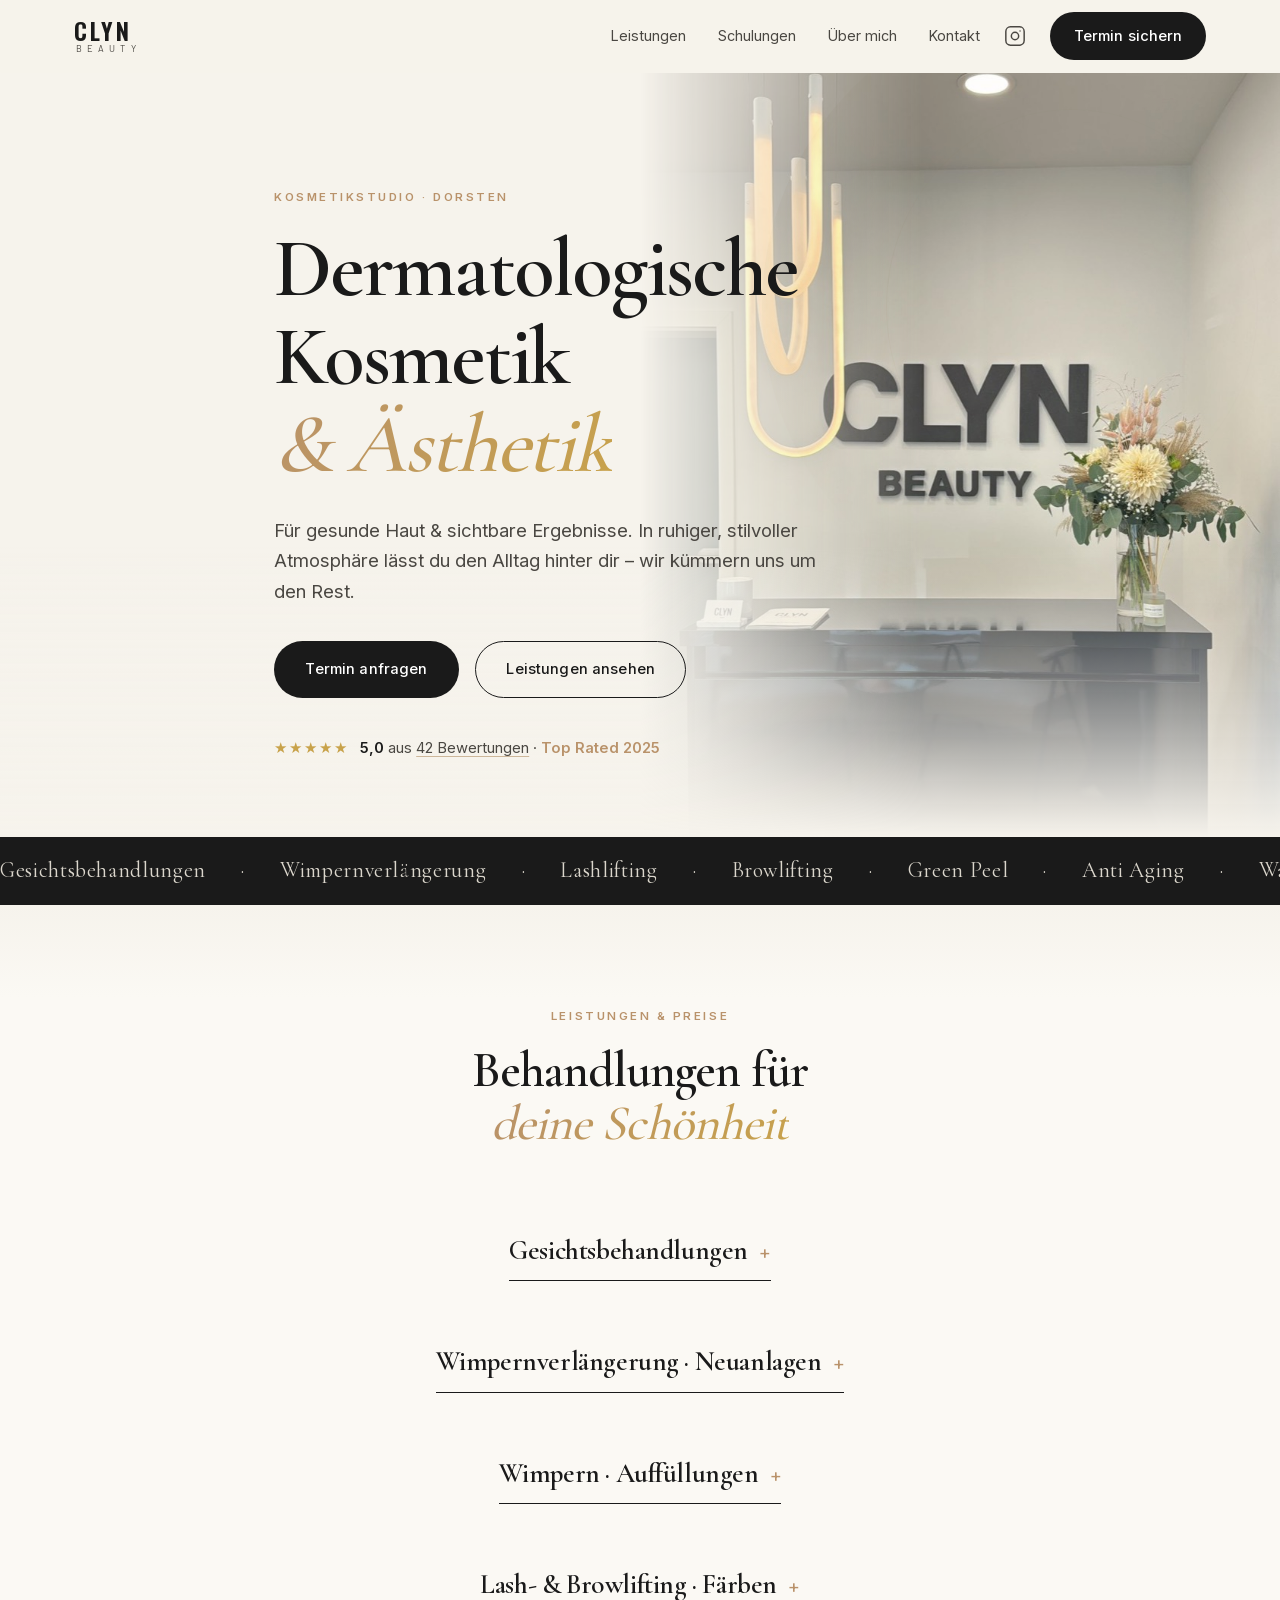
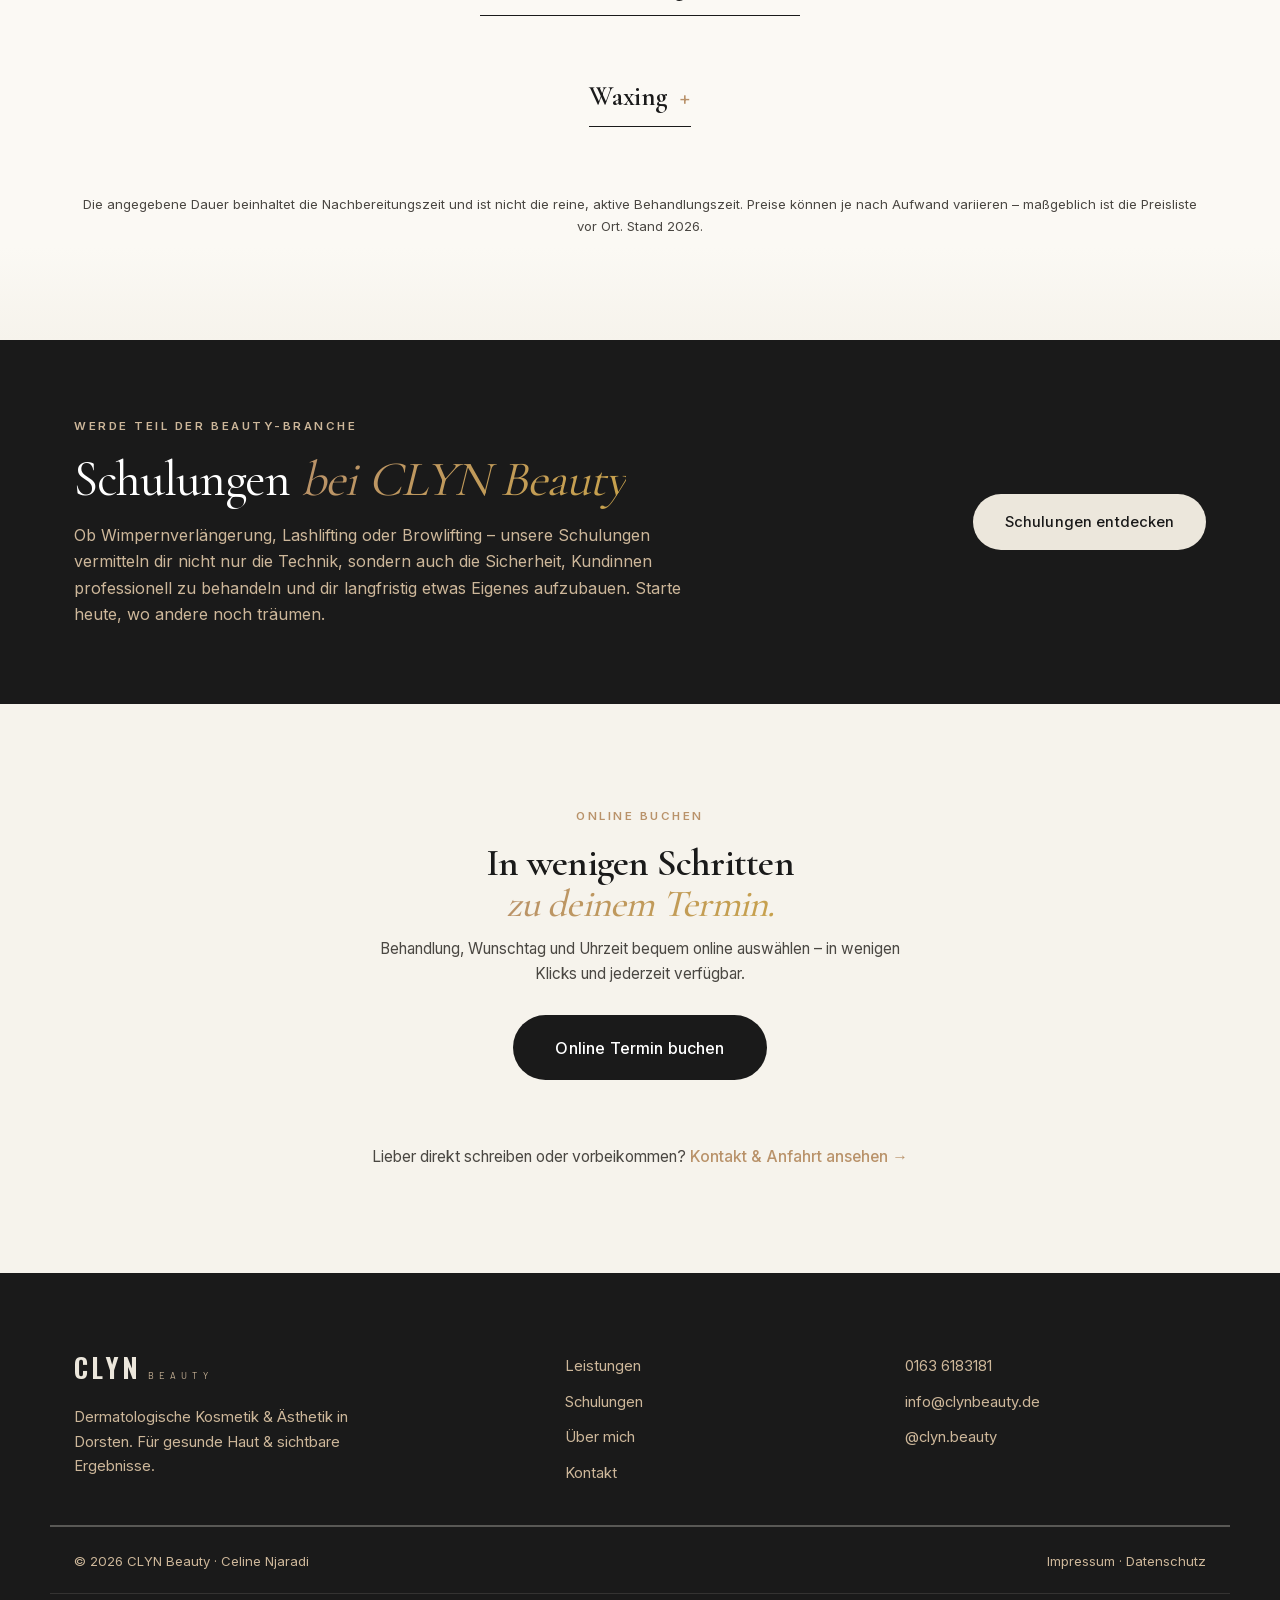
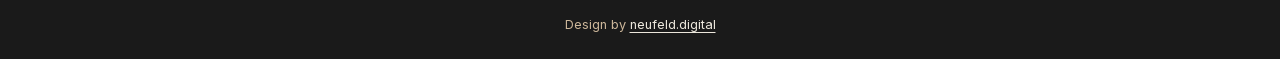
<file: index.html>
<!DOCTYPE html>
<html lang="de">
<head>
  <meta charset="UTF-8" />
  <meta name="viewport" content="width=device-width, initial-scale=1.0" />
  <title>CLYN Beauty – Kosmetikstudio Dorsten | Dermatologische Kosmetik &amp; Ästhetik</title>
  <meta name="description" content="CLYN Beauty in Dorsten – dermatologische Kosmetik & Ästhetik. Gesichtsbehandlungen, Wimpernverlängerung, Lash- & Browlifting und Waxing. Für gesunde Haut & sichtbare Ergebnisse. Jetzt Termin sichern." />
  <meta name="theme-color" content="#1a1a1a" />

  <!-- Open Graph -->
  <meta property="og:type" content="website" />
  <meta property="og:title" content="CLYN Beauty – Kosmetikstudio Dorsten" />
  <meta property="og:description" content="Dermatologische Kosmetik & Ästhetik. Für gesunde Haut & sichtbare Ergebnisse." />
  <meta property="og:locale" content="de_DE" />

  <link rel="preload" href="assets/fonts/cormorant-garamond-latin.woff2" as="font" type="font/woff2" crossorigin />
  <link rel="preload" href="assets/fonts/inter-latin.woff2" as="font" type="font/woff2" crossorigin />
  <link rel="stylesheet" href="fonts.css" />
  <link rel="stylesheet" href="styles.css" />
  <link rel="icon" type="image/svg+xml" href="assets/logo.svg" />

  <!-- Structured data -->
  <script type="application/ld+json">
  {
    "@context": "https://schema.org",
    "@type": "BeautySalon",
    "name": "CLYN Beauty",
    "description": "Dermatologische Kosmetik & Ästhetik in Dorsten",
    "image": "assets/logo.svg",
    "telephone": "+49 1636183181",
    "email": "info@clynbeauty.de",
    "priceRange": "€€",
    "address": {
      "@type": "PostalAddress",
      "streetAddress": "Borkener Straße 163",
      "addressLocality": "Dorsten",
      "postalCode": "46284",
      "addressRegion": "Nordrhein-Westfalen",
      "addressCountry": "DE"
    },
    "openingHoursSpecification": [
      { "@type": "OpeningHoursSpecification", "dayOfWeek": ["Monday","Tuesday","Wednesday","Thursday"], "opens": "09:00", "closes": "18:00" },
      { "@type": "OpeningHoursSpecification", "dayOfWeek": "Friday", "opens": "09:00", "closes": "14:00" }
    ],
    "aggregateRating": {
      "@type": "AggregateRating",
      "ratingValue": "5.0",
      "reviewCount": "42"
    }
  }
  </script>
  <link rel="stylesheet" href="fx.css" />
</head>
<body>

  <!-- ===== Header ===== -->
  <header class="site-header" id="top">
    <div class="container nav">
      <a href="#top" class="brand" aria-label="CLYN Beauty Startseite">
        <span class="brand-mark">CLYN</span>
        <span class="brand-sub">BEAUTY</span>
      </a>
      <nav class="nav-links" aria-label="Hauptnavigation">
        <a href="#leistungen">Leistungen</a>
        <a href="schulungen.html">Schulungen</a>
        <a href="ueber-mich.html">Über mich</a>
        <a href="kontakt.html#kontakt">Kontakt</a>
      </nav>
      <a class="nav-ig" href="https://www.instagram.com/clyn.beauty/" target="_blank" rel="noopener" aria-label="CLYN Beauty auf Instagram">
        <svg viewBox="0 0 24 24" width="22" height="22" fill="none" stroke="currentColor" stroke-width="1.6" stroke-linecap="round" stroke-linejoin="round" aria-hidden="true">
          <rect x="2" y="2" width="20" height="20" rx="5" ry="5"></rect>
          <circle cx="12" cy="12" r="4"></circle>
          <line x1="17.5" y1="6.5" x2="17.5" y2="6.5"></line>
        </svg>
      </a>
      <a class="btn btn-dark nav-cta" href="https://beautinda.de/artist/tvp9sjuP0uQWsUIBJTOgNDobivB3" target="_blank" rel="noopener">Termin sichern</a>
      <button class="nav-toggle" aria-label="Menü öffnen" aria-expanded="false">
        <span></span><span></span><span></span>
      </button>
    </div>
  </header>

  <!-- ===== Mobile-Drawer ===== -->
  <div class="drawer-overlay" id="nav-overlay" aria-hidden="true"></div>
  <aside class="mobile-menu" id="mobile-menu" role="dialog" aria-modal="true" aria-label="Mobile Navigation">
      <div class="mm-head">
        <a href="#top" class="brand mm-brand" aria-label="CLYN Beauty Startseite">
          <span class="brand-mark">CLYN</span>
          <span class="brand-sub">BEAUTY</span>
        </a>
        <button class="mm-close" aria-label="Menü schließen">
          <svg viewBox="0 0 24 24" fill="none" stroke="currentColor" stroke-width="1.8" stroke-linecap="round" aria-hidden="true">
            <line x1="6" y1="6" x2="18" y2="18"></line><line x1="18" y1="6" x2="6" y2="18"></line>
          </svg>
        </button>
      </div>
      <nav class="mm-nav" aria-label="Mobile Navigation">
        <a href="#leistungen">Leistungen</a>
        <a href="schulungen.html">Schulungen</a>
        <a href="ueber-mich.html">Über mich</a>
        <a href="kontakt.html#kontakt">Kontakt</a>
        <a href="https://www.instagram.com/clyn.beauty/" target="_blank" rel="noopener">Instagram</a>
      </nav>
      <div class="mm-contact">
        <a class="mm-phone" href="tel:+491636183181">
          <span class="mm-phone-ic">
            <svg viewBox="0 0 24 24" fill="none" stroke="currentColor" stroke-width="1.7" stroke-linecap="round" stroke-linejoin="round" aria-hidden="true">
              <path d="M22 16.92v3a2 2 0 0 1-2.18 2 19.79 19.79 0 0 1-8.63-3.07 19.5 19.5 0 0 1-6-6 19.79 19.79 0 0 1-3.07-8.67A2 2 0 0 1 4.11 2h3a2 2 0 0 1 2 1.72c.13.96.36 1.9.7 2.81a2 2 0 0 1-.45 2.11L8.09 9.91a16 16 0 0 0 6 6l1.27-1.27a2 2 0 0 1 2.11-.45c.91.34 1.85.57 2.81.7A2 2 0 0 1 22 16.92z"></path>
            </svg>
          </span>
          <span class="mm-phone-txt">
            <strong>0163 6183181</strong>
            <em>Termine nach Vereinbarung</em>
          </span>
        </a>
        <a class="btn btn-dark mm-cta" href="https://beautinda.de/artist/tvp9sjuP0uQWsUIBJTOgNDobivB3" target="_blank" rel="noopener">Termin sichern</a>
      </div>
  </aside>

  <!-- ===== Hero ===== -->
  <section class="hero">
    <!-- Hintergrund-Slideshow (Studio-Fotos) – Reihenfolge = Wechselreihenfolge -->
    <div class="hero-media" aria-hidden="true">
      <div class="hero-slide is-active" style="background-image:url('assets/studio/studio-1.jpg')"></div>
      <div class="hero-slide" style="background-image:url('assets/studio/studio-2.jpg')"></div>
      <div class="hero-slide" style="background-image:url('assets/studio/studio-3.jpg')"></div>
      <div class="hero-slide" style="background-image:url('assets/studio/studio-4.jpg')"></div>
      <div class="hero-slide" style="background-image:url('assets/studio/studio-5.jpg')"></div>
      <div class="hero-slide" style="background-image:url('assets/studio/studio-6.jpg')"></div>
      <div class="hero-slide" style="background-image:url('assets/studio/studio-7.jpg')"></div>
      <div class="hero-slide" style="background-image:url('assets/studio/studio-8.jpg')"></div>
    </div>
    <div class="container hero-inner">
      <p class="eyebrow reveal">Kosmetikstudio · Dorsten</p>
      <h1 class="reveal">Dermatologische Kosmetik<br /><span class="display-edit">&amp; Ästhetik</span></h1>
      <p class="hero-lead reveal">Für gesunde Haut &amp; sichtbare Ergebnisse. In ruhiger, stilvoller Atmosphäre lässt du den Alltag hinter dir – wir kümmern uns um den Rest.</p>
      <div class="hero-cta reveal">
        <a class="btn btn-dark" href="https://beautinda.de/artist/tvp9sjuP0uQWsUIBJTOgNDobivB3" target="_blank" rel="noopener">Termin anfragen</a>
        <a class="btn btn-ghost" href="#leistungen">Leistungen ansehen</a>
      </div>
      <div class="hero-trust reveal">
        <span class="stars" aria-hidden="true">★★★★★</span>
        <span><strong>5,0</strong> aus <a href="https://www.google.com/maps/search/?api=1&query=CLYN+Beauty+Borkener+Stra%C3%9Fe+163+Dorsten" target="_blank" rel="noopener" class="trust-link">42 Bewertungen</a> · <em>Top&nbsp;Rated&nbsp;2025</em></span>
      </div>
    </div>
    <div class="hero-deco" aria-hidden="true"></div>
  </section>

  <!-- ===== Marquee / Leistungs-Stichworte ===== -->
  <div class="marquee" aria-hidden="true">
    <div class="marquee-track">
      <span>Gesichtsbehandlungen</span><span>·</span>
      <span>Wimpernverlängerung</span><span>·</span>
      <span>Lashlifting</span><span>·</span>
      <span>Browlifting</span><span>·</span>
      <span>Green Peel</span><span>·</span>
      <span>Anti Aging</span><span>·</span>
      <span>Waxing</span><span>·</span>
      <span>Gesichtsbehandlungen</span><span>·</span>
      <span>Wimpernverlängerung</span><span>·</span>
      <span>Lashlifting</span><span>·</span>
      <span>Browlifting</span><span>·</span>
      <span>Green Peel</span><span>·</span>
      <span>Anti Aging</span><span>·</span>
      <span>Waxing</span><span>·</span>
    </div>
  </div>

  <!-- ===== Leistungen ===== -->
  <section class="services" id="leistungen">
    <div class="container">
      <div class="section-head reveal">
        <p class="eyebrow">Leistungen &amp; Preise</p>
        <h2>Behandlungen für <span class="display-edit">deine Schönheit</span></h2>
      </div>

      <!-- Gesichtsbehandlungen -->
      <div class="service-block reveal">
        <h3 class="service-title">Gesichtsbehandlungen</h3>
        <ul class="price-list">
          <li class="pl-item" data-name="Hautanalyse &amp; Beratung" data-price="0" data-pricelabel="nach Beratung" data-dur="90"><span class="pl-text"><span class="pl-name">Hautanalyse &amp; Beratung <em>zum Kennenlernen</em></span><span class="pl-desc">Nach einer ausführlichen Hautanalyse erstellen wir gemeinsam einen individuellen Behandlungsplan – abgestimmt auf deine Haut und Wünsche – und führen die Behandlung direkt durch.</span></span><span class="pl-right"><span class="pl-price note">nach Beratung</span><span class="pl-meta">1 Std 30 Min</span></span></li>
          <li class="pl-item" data-name="Teenie Behandlung" data-price="45" data-pricelabel="45 €" data-dur="45"><span class="pl-text"><span class="pl-name">Teenie Behandlung <em>für junge Haut</em></span><span class="pl-desc">Bis zum 18. Lebensjahr. Abreinigung, Enzym-Peeling, intensive Ausreinigung, Wirkstoffampulle, Packung und Abschlusspflege.</span></span><span class="pl-right"><span class="pl-price">45 €</span><span class="pl-meta">45 Min</span></span></li>
          <li class="pl-item" data-name="Klassik Behandlung" data-price="65" data-pricelabel="65 €" data-dur="75"><span class="pl-text"><span class="pl-name">Klassik Behandlung</span><span class="pl-desc">Abreinigung, Enzym-Peeling, Ausreinigung, Augenbrauen zupfen, Wirkstoffampulle, Packung, Gesichtsmassage und Abschlusspflege.</span></span><span class="pl-right"><span class="pl-price">65 €</span><span class="pl-meta">1 Std 15 Min</span></span></li>
          <li class="pl-item" data-name="Deluxe Behandlung" data-price="75" data-pricelabel="75 €" data-dur="75"><span class="pl-text"><span class="pl-name">Deluxe Behandlung</span><span class="pl-desc">Abreinigung, Enzym-Peeling, Ausreinigung, Augenbrauen zupfen, Wirkstoffampulle, Packung, Hand- &amp; Gesichtsmassage und Abschlusspflege.</span></span><span class="pl-right"><span class="pl-price">75 €</span><span class="pl-meta">1 Std 15 Min</span></span></li>
          <li class="pl-item" data-name="Sensiderm Behandlung" data-price="80" data-pricelabel="80 €" data-dur="75"><span class="pl-text"><span class="pl-name">Sensiderm Behandlung <em>für sensible Haut</em></span><span class="pl-desc">Mit den Sensiderm-Produkten von Dr. Schrammek. Abreinigung, Enzym-Peeling, Ausreinigung, Augenbrauen zupfen, Wirkstoffampulle, Algenmodellage, LED-Lichttherapie und Abschlusspflege.</span></span><span class="pl-right"><span class="pl-price">80 €</span><span class="pl-meta">1 Std 15 Min</span></span></li>
          <li class="pl-item" data-name="Anti Aging" data-price="89" data-pricelabel="89 €" data-dur="75"><span class="pl-text"><span class="pl-name">Anti Aging</span><span class="pl-desc">Mit den Time-Control-Produkten von Dr. Schrammek. Abreinigung, Enzym-Peeling, Ausreinigung, Augenbrauen zupfen, Serum, Packung, Hand- &amp; Gesichtsmassage und Abschlusspflege.</span></span><span class="pl-right"><span class="pl-price">89 €</span><span class="pl-meta">1 Std 15 Min</span></span></li>
          <li class="pl-item" data-name="CLYN Skin Facial" data-price="110" data-pricelabel="110 €" data-dur="75"><span class="pl-text"><span class="pl-name">CLYN Skin Facial</span><span class="pl-desc">Clean Skin. Pure Glow. Dermaplaning für die ultimative Glass Skin: Abreinigung, sanftes Peeling, Ausreinigung, Dermaplaning, Serum/Ampulle, Packung, LED-Lichttherapie und Abschlusspflege inkl. SPF.</span></span><span class="pl-right"><span class="pl-price">110 €</span><span class="pl-meta">1 Std 15 Min</span></span></li>
          <li class="pl-item" data-name="CLYN Skin Facial Deluxe" data-price="125" data-pricelabel="125 €" data-dur="90"><span class="pl-text"><span class="pl-name">CLYN Skin Facial Deluxe <em>Signature</em></span><span class="pl-desc">Clean Skin. Pure Glow. Gleicher Ablauf wie das CLYN Skin Facial – zusätzlich mit Gesichts- &amp; Dekolleté-Massage.</span></span><span class="pl-right"><span class="pl-price">125 €</span><span class="pl-meta">1 Std 30 Min</span></span></li>
          <li class="pl-subhead">Green Peel <span class="pl-reg">®</span></li>
          <li class="pl-item" data-name="Green Peel Fresh up" data-price="90" data-pricelabel="90 €" data-dur="75"><span class="pl-text"><span class="pl-name">Green Peel <em>Fresh up</em></span><span class="pl-desc">Der Frischekick ohne Schälung.</span></span><span class="pl-right"><span class="pl-price">90 €</span><span class="pl-meta">1 Std 15 Min</span></span></li>
          <li class="pl-item" data-name="Green Peel Energy" data-price="170" data-pricelabel="170 €" data-dur="75"><span class="pl-text"><span class="pl-name">Green Peel <em>Energy</em></span><span class="pl-desc">Vitalität &amp; Regeneration ohne Schälung – inkl. Homecare-Set.</span></span><span class="pl-right"><span class="pl-price">170 €</span><span class="pl-meta">1 Std 15 Min</span></span></li>
          <li class="pl-item" data-name="Green Peel Classic" data-price="250" data-pricelabel="250 €" data-dur="90"><span class="pl-text"><span class="pl-name">Green Peel <em>Classic</em></span><span class="pl-desc">Hauterneuerung mit Tiefenwirkung &amp; Schälung – inkl. Homecare-Set &amp; Beauty-Finish nach 5 Tagen.</span></span><span class="pl-right"><span class="pl-price">250 €</span><span class="pl-meta">1 Std 30 Min</span></span></li>
        </ul>
      </div>

      <!-- Wimpern Neuanlagen -->
      <div class="service-block reveal">
        <h3 class="service-title">Wimpernverlängerung · Neuanlagen</h3>
        <ul class="price-list">
          <li class="pl-item" data-name="Classic Lashes" data-price="85" data-pricelabel="85 €" data-dur="90"><span class="pl-text"><span class="pl-name">Classic Lashes</span></span><span class="pl-right"><span class="pl-price">85 €</span><span class="pl-meta">1 Std 30 Min</span></span></li>
          <li class="pl-item" data-name="Classic Lashes Brown" data-price="85" data-pricelabel="85 €" data-dur="90"><span class="pl-text"><span class="pl-name">Classic Lashes <em>Brown</em></span></span><span class="pl-right"><span class="pl-price">85 €</span><span class="pl-meta">1 Std 30 Min</span></span></li>
          <li class="pl-item" data-name="Wispy Lashes" data-price="95" data-pricelabel="95 €" data-dur="90"><span class="pl-text"><span class="pl-name">Wispy Lashes</span></span><span class="pl-right"><span class="pl-price">95 €</span><span class="pl-meta">1 Std 30 Min</span></span></li>
          <li class="pl-item" data-name="Soft Volume" data-price="100" data-pricelabel="100 €" data-dur="90"><span class="pl-text"><span class="pl-name">Soft Volume</span></span><span class="pl-right"><span class="pl-price">100 €</span><span class="pl-meta">1 Std 30 Min</span></span></li>
          <li class="pl-item" data-name="Soft Volume Brown" data-price="100" data-pricelabel="100 €" data-dur="90"><span class="pl-text"><span class="pl-name">Soft Volume <em>Brown</em></span></span><span class="pl-right"><span class="pl-price">100 €</span><span class="pl-meta">1 Std 30 Min</span></span></li>
          <li class="pl-item" data-name="Mega Volume" data-price="115" data-pricelabel="115 €" data-dur="90"><span class="pl-text"><span class="pl-name">Mega Volume</span></span><span class="pl-right"><span class="pl-price">115 €</span><span class="pl-meta">1 Std 30 Min</span></span></li>
        </ul>
      </div>

      <!-- Wimpern Auffüllungen -->
      <div class="service-block reveal">
        <h3 class="service-title">Wimpern · Auffüllungen</h3>
        <ul class="price-list">
          <li class="pl-item" data-name="Auffüllung Classic Refill" data-price="45" data-pricelabel="45–55 €" data-dur="60"><span class="pl-text"><span class="pl-name">Classic Refill <em>2–4 Wochen</em></span></span><span class="pl-right"><span class="pl-price">45–55 €</span><span class="pl-meta">ab 1 Std</span></span></li>
          <li class="pl-item" data-name="Auffüllung Wispy Refill" data-price="50" data-pricelabel="50–60 €" data-dur="75"><span class="pl-text"><span class="pl-name">Wispy Refill <em>2–4 Wochen</em></span></span><span class="pl-right"><span class="pl-price">50–60 €</span><span class="pl-meta">1 Std – 1 Std 15</span></span></li>
          <li class="pl-item" data-name="Auffüllung Soft Volume Refill" data-price="50" data-pricelabel="50–60 €" data-dur="75"><span class="pl-text"><span class="pl-name">Soft Volume Refill <em>2–4 Wochen</em></span></span><span class="pl-right"><span class="pl-price">50–60 €</span><span class="pl-meta">1 Std – 1 Std 15</span></span></li>
          <li class="pl-item" data-name="Auffüllung Mega Volume Refill" data-price="55" data-pricelabel="55–65 €" data-dur="75"><span class="pl-text"><span class="pl-name">Mega Volume Refill <em>2–4 Wochen</em></span></span><span class="pl-right"><span class="pl-price">55–65 €</span><span class="pl-meta">1 Std 15 Min</span></span></li>
          <li class="pl-item" data-name="Wimpernverlängerung entfernen" data-price="20" data-pricelabel="20 €" data-dur="15"><span class="pl-text"><span class="pl-name">Wimpernverlängerung entfernen</span></span><span class="pl-right"><span class="pl-price">20 €</span><span class="pl-meta">15 Min</span></span></li>
          <li class="pl-note">Der Preis richtet sich nach dem Abstand zum letzten Termin. Ab der 5. Woche wird ein neues Wimpernset (Neuanlage) berechnet.</li>
        </ul>
      </div>

      <!-- Lash & Brow Lifting -->
      <div class="service-block reveal">
        <h3 class="service-title">Lash- &amp; Browlifting · Färben</h3>
        <ul class="price-list">
          <li class="pl-item" data-name="Lashlifting inkl. Färben" data-price="65" data-pricelabel="65 €" data-dur="60"><span class="pl-text"><span class="pl-name">Lashlifting <em>inkl. Färben</em></span></span><span class="pl-right"><span class="pl-price">65 €</span><span class="pl-meta">1 Std</span></span></li>
          <li class="pl-item" data-name="Browlifting inkl. Färben &amp; Zupfen" data-price="65" data-pricelabel="65 €" data-dur="45"><span class="pl-text"><span class="pl-name">Browlifting <em>inkl. Färben &amp; Zupfen</em></span></span><span class="pl-right"><span class="pl-price">65 €</span><span class="pl-meta">45 Min</span></span></li>
          <li class="pl-item" data-name="Combo Lift (Lash &amp; Brow)" data-price="105" data-pricelabel="105 €" data-dur="60"><span class="pl-text"><span class="pl-name">Combo Lift <em>Lash- &amp; Browlifting</em></span></span><span class="pl-right"><span class="pl-price">105 €</span><span class="pl-meta">1 Std</span></span></li>
          <li class="pl-item" data-name="Wimpern färben" data-price="15" data-pricelabel="15 €" data-dur="15"><span class="pl-text"><span class="pl-name">Wimpern färben</span></span><span class="pl-right"><span class="pl-price">15 €</span><span class="pl-meta">15 Min</span></span></li>
          <li class="pl-item" data-name="Augenbrauen färben &amp; zupfen" data-price="18" data-pricelabel="18 €" data-dur="20"><span class="pl-text"><span class="pl-name">Augenbrauen färben &amp; zupfen</span></span><span class="pl-right"><span class="pl-price">18 €</span><span class="pl-meta">20 Min</span></span></li>
          <li class="pl-item" data-name="Augenbrauen zupfen" data-price="10" data-pricelabel="10 €" data-dur="15"><span class="pl-text"><span class="pl-name">Augenbrauen zupfen</span></span><span class="pl-right"><span class="pl-price">10 €</span><span class="pl-meta">15 Min</span></span></li>
          <li class="pl-note">Wimpern färben sowie Augenbrauen färben &amp; zupfen nur in Kombination mit einer anderen Behandlung buchbar.</li>
        </ul>
      </div>

      <!-- Waxing -->
      <div class="service-block reveal">
        <h3 class="service-title">Waxing</h3>
        <ul class="price-list">
          <li class="pl-item" data-name="Waxing Oberlippe" data-price="10" data-pricelabel="10 €" data-dur="15"><span class="pl-text"><span class="pl-name">Oberlippe</span><span class="pl-desc">Nur in Kombination mit einer anderen Behandlung buchbar.</span></span><span class="pl-right"><span class="pl-price">10 €</span></span></li>
          <li class="pl-item" data-name="Waxing Augenbrauen" data-price="15" data-pricelabel="15 €" data-dur="15"><span class="pl-text"><span class="pl-name">Augenbrauen</span><span class="pl-desc">Nur in Kombination mit einer anderen Behandlung buchbar.</span></span><span class="pl-right"><span class="pl-price">15 €</span></span></li>
          <li class="pl-item" data-name="Waxing Kinn" data-price="15" data-pricelabel="15 €" data-dur="15"><span class="pl-text"><span class="pl-name">Kinn</span><span class="pl-desc">Nur in Kombination mit einer anderen Behandlung buchbar.</span></span><span class="pl-right"><span class="pl-price">15 €</span></span></li>
          <li class="pl-item" data-name="Waxing Wangen" data-price="20" data-pricelabel="20 €" data-dur="20"><span class="pl-text"><span class="pl-name">Wangen</span><span class="pl-desc">Nur in Kombination mit einer anderen Behandlung buchbar.</span></span><span class="pl-right"><span class="pl-price">20 €</span></span></li>
          <li class="pl-item" data-name="Waxing ganzes Gesicht" data-price="30" data-pricelabel="30 €" data-dur="30"><span class="pl-text"><span class="pl-name">Ganzes Gesicht</span><span class="pl-desc">Nur in Kombination mit einer anderen Behandlung buchbar.</span></span><span class="pl-right"><span class="pl-price">30 €</span></span></li>
        </ul>
      </div>

      <p class="price-note reveal">Die angegebene Dauer beinhaltet die Nachbereitungszeit und ist nicht die reine, aktive Behandlungszeit. Preise können je nach Aufwand variieren – maßgeblich ist die Preisliste vor Ort. Stand 2026.</p>
    </div>
  </section>

  <!-- ===== Schulungen Banner ===== -->
  <section class="banner reveal" id="schulungen">
    <div class="container banner-inner">
      <div>
        <p class="eyebrow light">Werde Teil der Beauty-Branche</p>
        <h2>Schulungen <span class="display-edit">bei CLYN Beauty</span></h2>
        <p class="banner-text">Ob Wimpernverlängerung, Lashlifting oder Browlifting – unsere Schulungen vermitteln dir nicht nur die Technik, sondern auch die Sicherheit, Kundinnen professionell zu behandeln und dir langfristig etwas Eigenes aufzubauen. Starte heute, wo andere noch träumen.</p>
      </div>
      <a class="btn btn-light" href="schulungen.html">Schulungen entdecken</a>
    </div>
  </section>

  <!-- ===== Online-Buchung ===== -->
  <section class="contact" id="buchung">
    <div class="container">

      <!-- Online-Buchung CTA -->
      <div class="booking-band reveal">
        <div class="bb-head">
          <p class="eyebrow">Online buchen</p>
          <h2>In wenigen Schritten<br /><span class="display-edit">zu deinem Termin.</span></h2>
          <p class="section-sub">Behandlung, Wunschtag und Uhrzeit bequem online auswählen – in wenigen Klicks und jederzeit verfügbar.</p>
        </div>

        <div class="booking-cta-actions">
          <a class="btn btn-dark btn-lg" href="https://beautinda.de/artist/tvp9sjuP0uQWsUIBJTOgNDobivB3" target="_blank" rel="noopener">Online Termin buchen</a>
        </div>
      </div>

      <p class="booking-more reveal">Lieber direkt schreiben oder vorbeikommen? <a href="kontakt.html#kontakt">Kontakt &amp; Anfahrt ansehen →</a></p>
    </div>
  </section>

  <!-- ===== Footer ===== -->
  <footer class="site-footer">
    <div class="container footer-grid">
      <div class="footer-brand">
        <span class="brand-mark">CLYN</span>
        <span class="brand-sub">BEAUTY</span>
        <p>Dermatologische Kosmetik &amp; Ästhetik in Dorsten. Für gesunde Haut &amp; sichtbare Ergebnisse.</p>
      </div>
      <nav class="footer-nav" aria-label="Footer">
        <a href="#leistungen">Leistungen</a>
        <a href="schulungen.html">Schulungen</a>
        <a href="ueber-mich.html">Über mich</a>
        <a href="kontakt.html#kontakt">Kontakt</a>
      </nav>
      <div class="footer-contact">
        <a href="tel:+491636183181">0163 6183181</a>
        <a href="mailto:info@clynbeauty.de">info@clynbeauty.de</a>
        <a href="https://instagram.com/clyn.beauty" target="_blank" rel="noopener">@clyn.beauty</a>
      </div>
    </div>
    <div class="container footer-bottom">
      <span>© <span id="year"></span> CLYN Beauty · Celine Njaradi</span>
      <span class="footer-legal"><a href="impressum.html">Impressum</a> · <a href="datenschutz.html">Datenschutz</a></span>
    </div>
    <div class="container footer-credit">
      <span>Design by <a href="https://neufeld.digital" target="_blank" rel="noopener">neufeld.digital</a></span>
    </div>
  </footer>

  <script src="script.js"></script>
  <!-- <script src="fx.js"></script> --> <!-- Animationen deaktiviert (statische Seite) -->
</body>
</html>
</file>
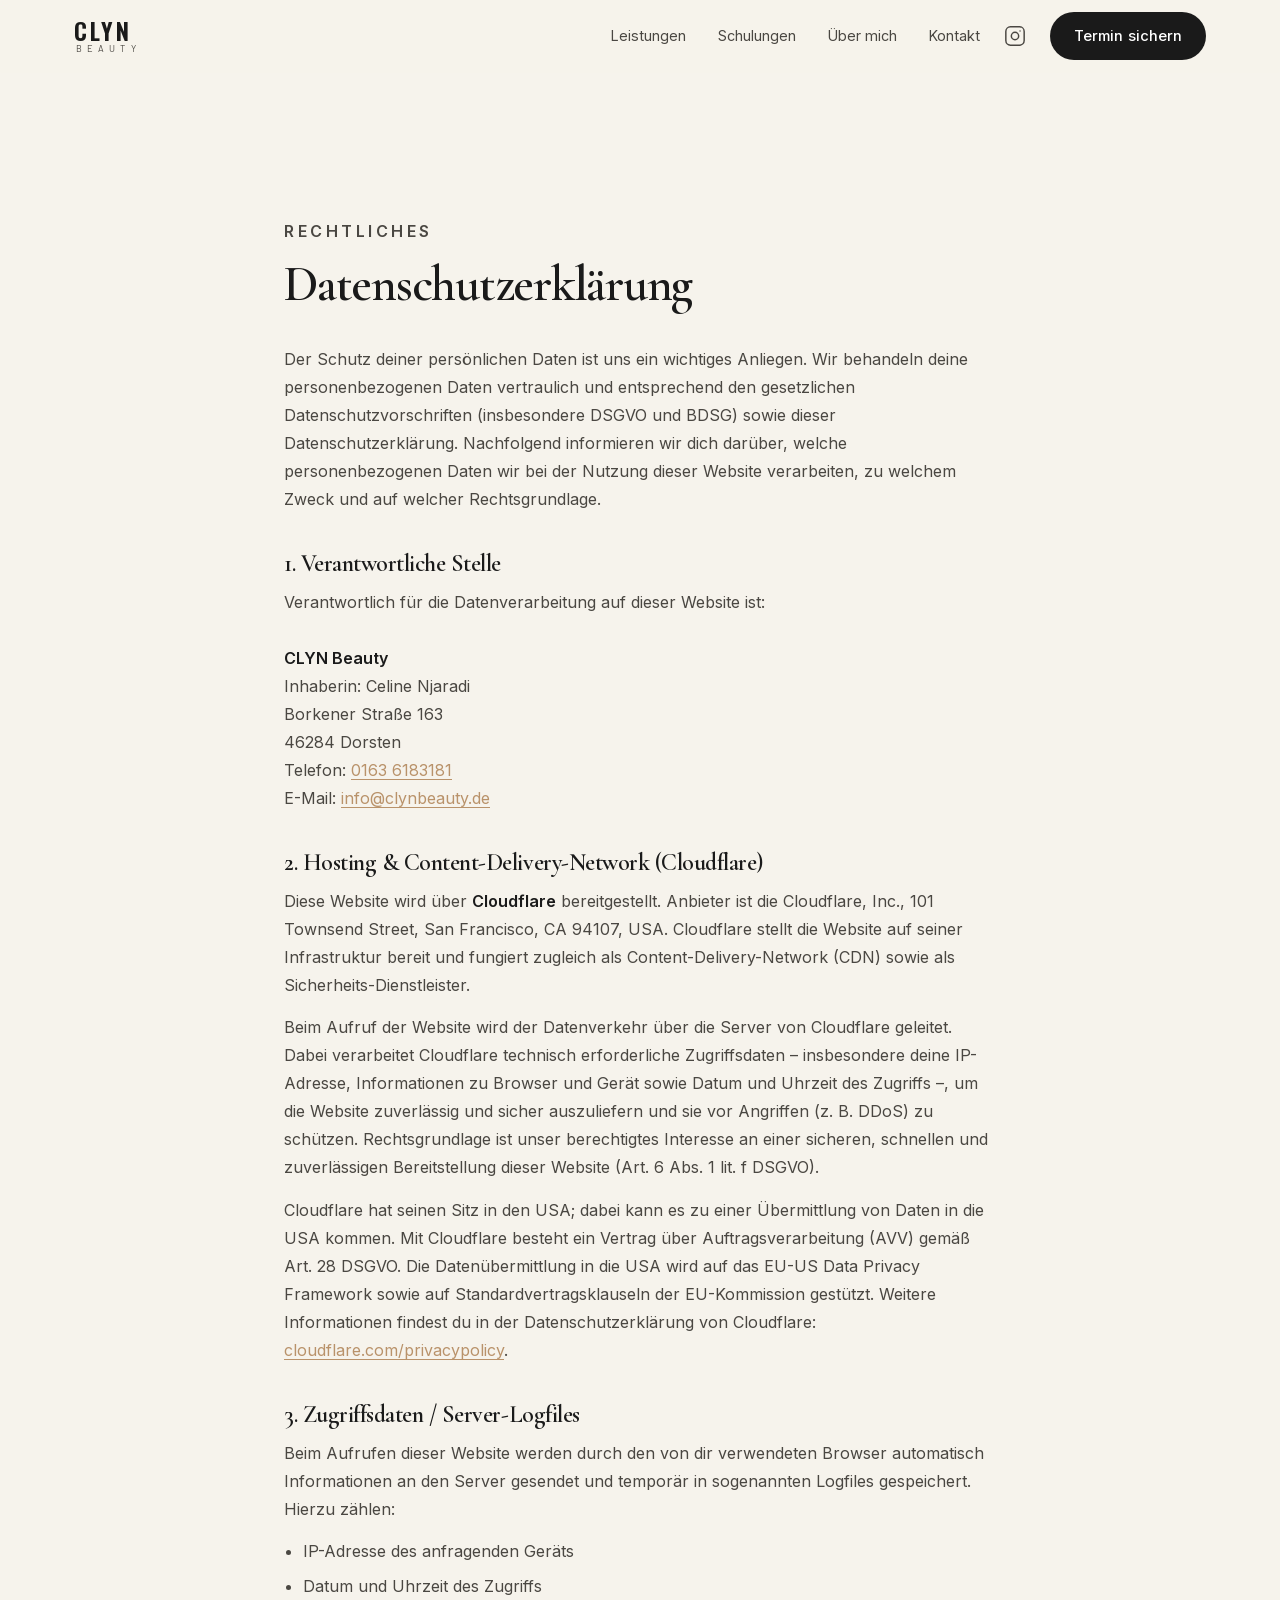
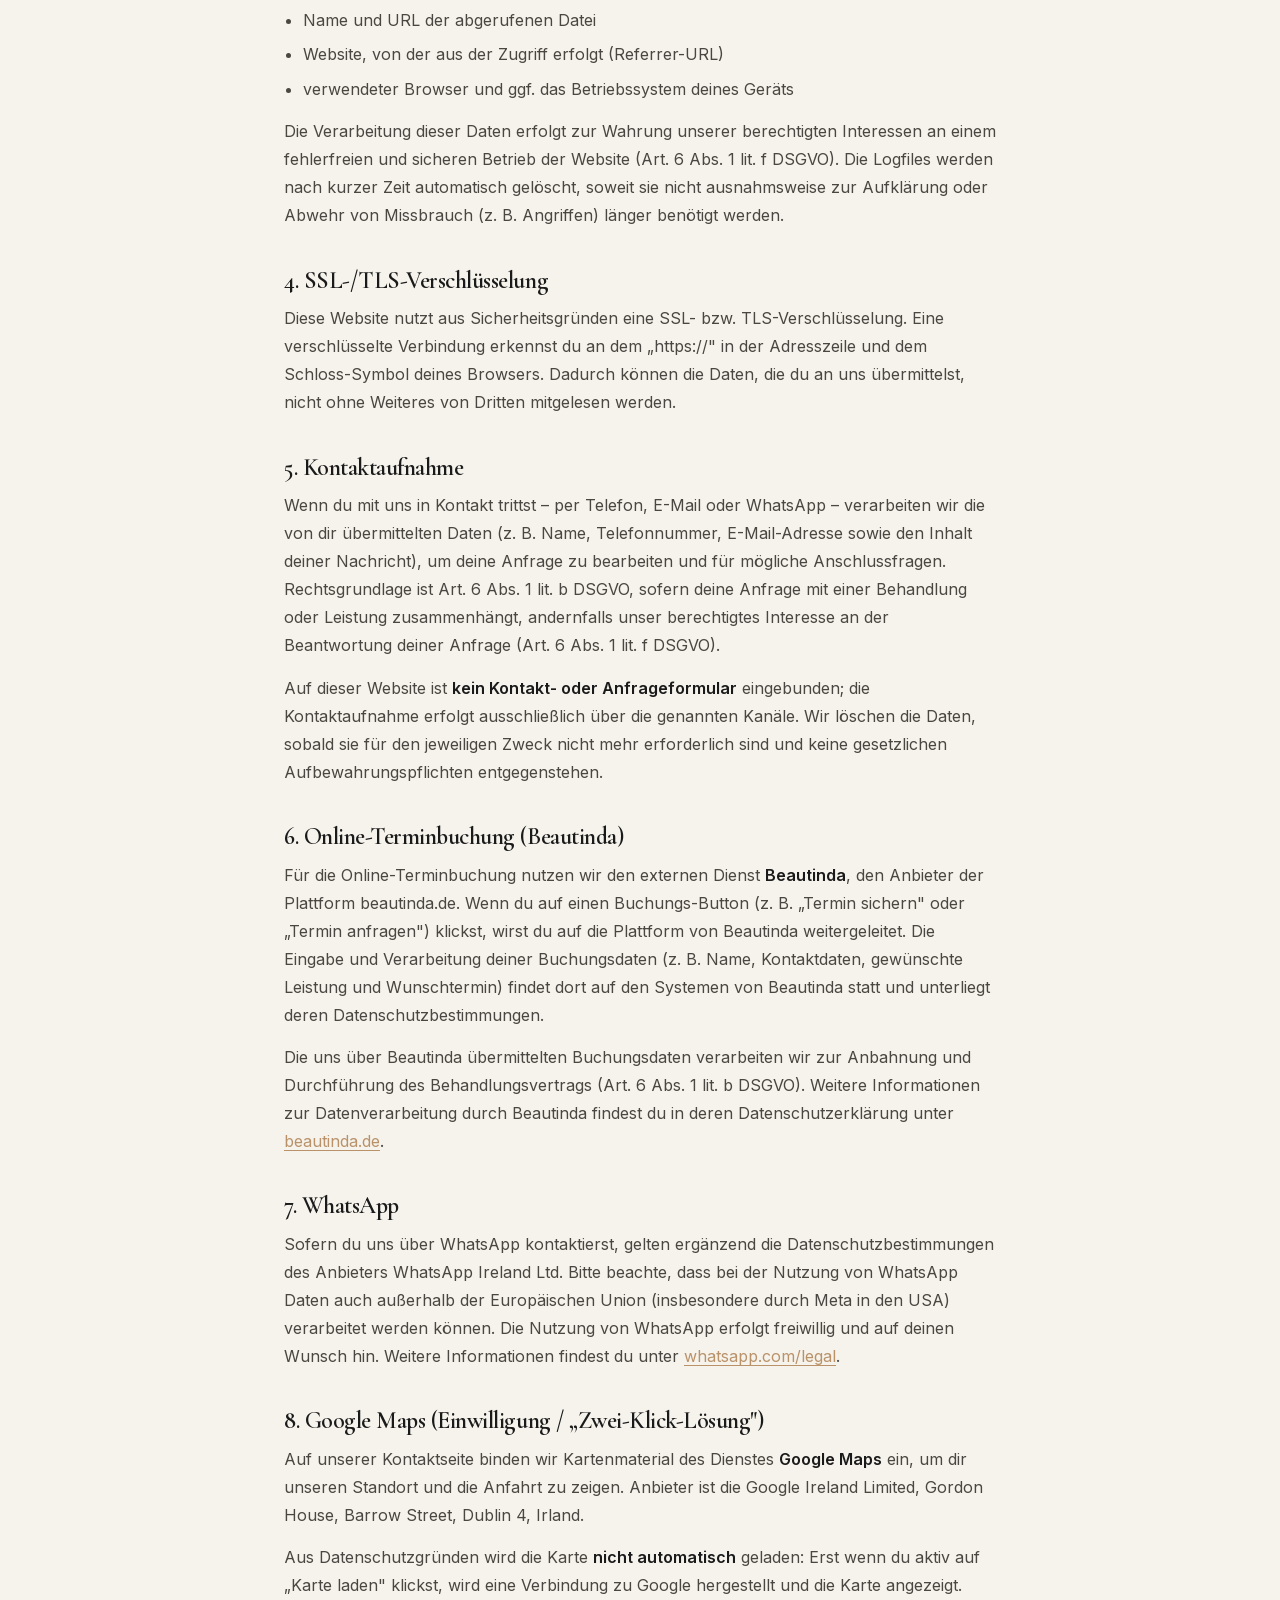
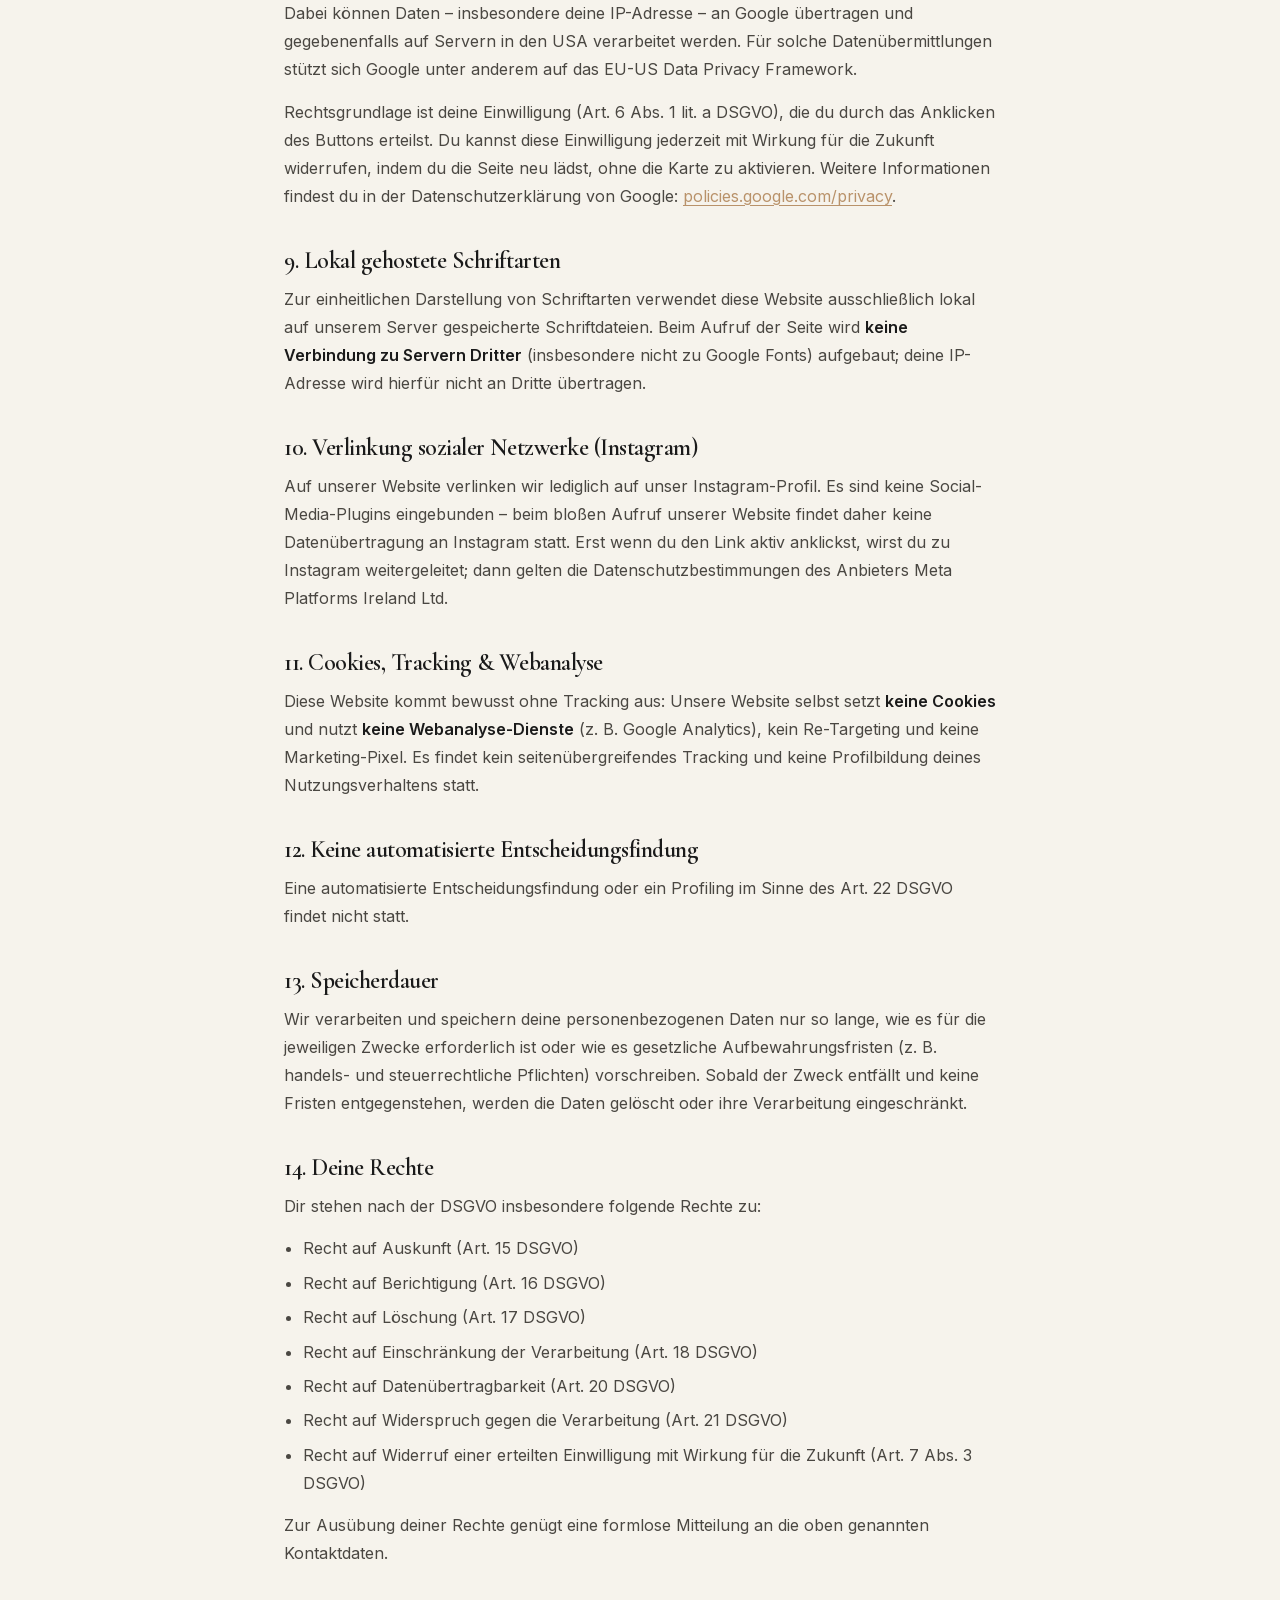
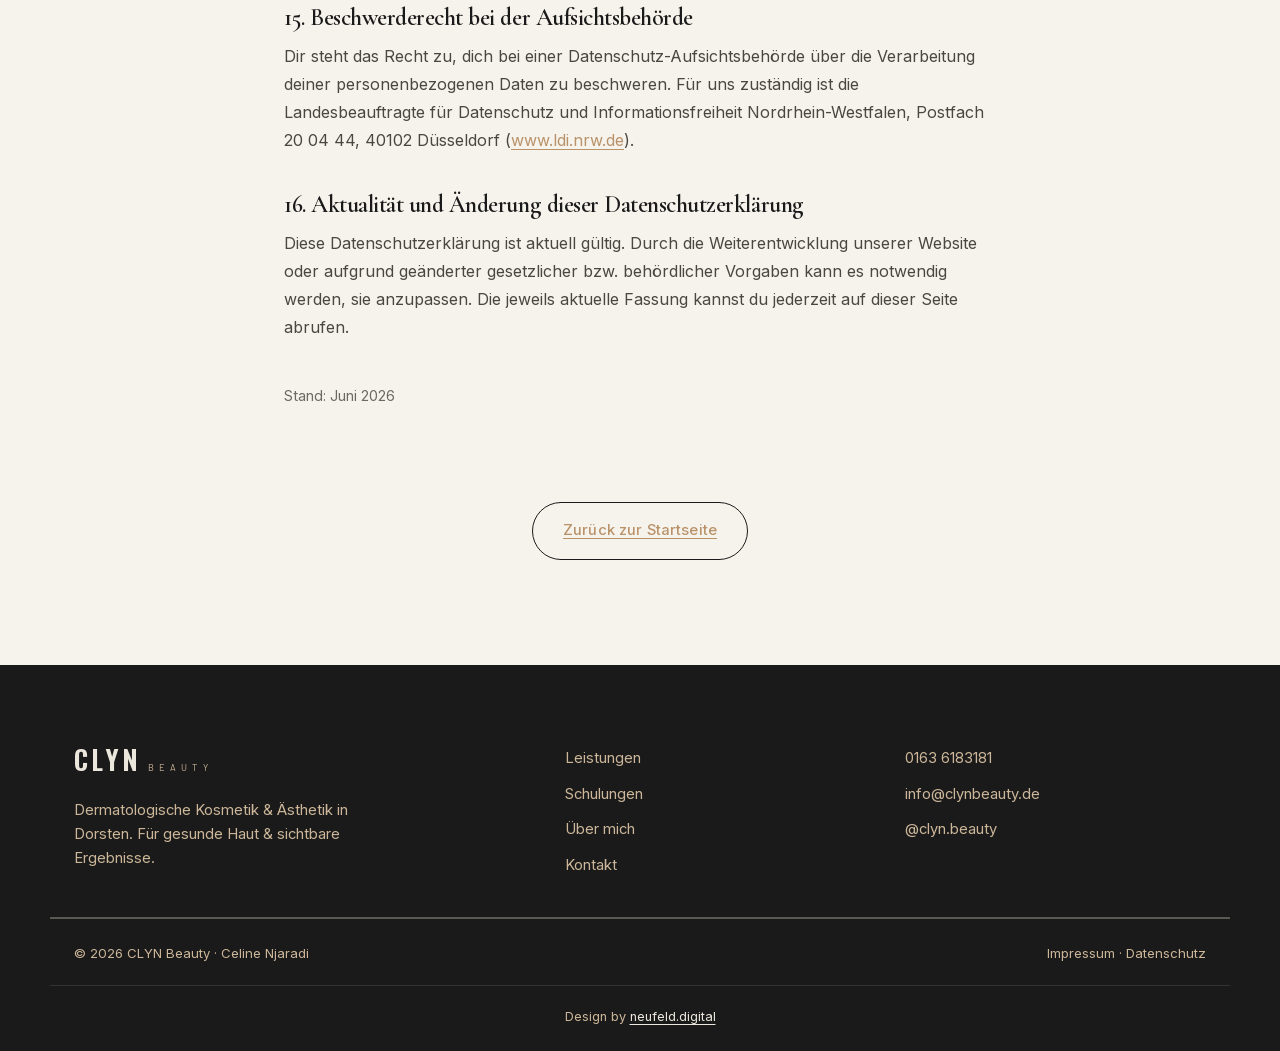
<file: datenschutz.html>
<!DOCTYPE html>
<html lang="de">
<head>
  <meta charset="UTF-8" />
  <meta name="viewport" content="width=device-width, initial-scale=1.0" />
  <title>Datenschutzerklärung – CLYN Beauty Dorsten</title>
  <meta name="description" content="Datenschutzerklärung von CLYN Beauty in Dorsten – Informationen zur Verarbeitung personenbezogener Daten gemäß DSGVO." />
  <meta name="theme-color" content="#1a1a1a" />
  <meta name="robots" content="index, follow" />

  <link rel="preload" href="assets/fonts/cormorant-garamond-latin.woff2" as="font" type="font/woff2" crossorigin />
  <link rel="preload" href="assets/fonts/inter-latin.woff2" as="font" type="font/woff2" crossorigin />
  <link rel="stylesheet" href="fonts.css" />
  <link rel="stylesheet" href="styles.css" />
  <link rel="icon" type="image/svg+xml" href="assets/logo.svg" />
  <link rel="stylesheet" href="fx.css" />
</head>
<body>

  <!-- ===== Header ===== -->
  <header class="site-header" id="top">
    <div class="container nav">
      <a href="index.html" class="brand" aria-label="CLYN Beauty Startseite">
        <span class="brand-mark">CLYN</span>
        <span class="brand-sub">BEAUTY</span>
      </a>
      <nav class="nav-links" aria-label="Hauptnavigation">
        <a href="index.html#leistungen">Leistungen</a>
        <a href="schulungen.html">Schulungen</a>
        <a href="ueber-mich.html">Über mich</a>
        <a href="kontakt.html#kontakt">Kontakt</a>
      </nav>
      <a class="nav-ig" href="https://www.instagram.com/clyn.beauty/" target="_blank" rel="noopener" aria-label="CLYN Beauty auf Instagram">
        <svg viewBox="0 0 24 24" width="22" height="22" fill="none" stroke="currentColor" stroke-width="1.6" stroke-linecap="round" stroke-linejoin="round" aria-hidden="true">
          <rect x="2" y="2" width="20" height="20" rx="5" ry="5"></rect>
          <circle cx="12" cy="12" r="4"></circle>
          <line x1="17.5" y1="6.5" x2="17.5" y2="6.5"></line>
        </svg>
      </a>
      <a class="btn btn-dark nav-cta" href="https://beautinda.de/artist/tvp9sjuP0uQWsUIBJTOgNDobivB3" target="_blank" rel="noopener">Termin sichern</a>
      <button class="nav-toggle" aria-label="Menü öffnen" aria-expanded="false">
        <span></span><span></span><span></span>
      </button>
    </div>
  </header>

  <!-- ===== Mobile-Drawer ===== -->
  <div class="drawer-overlay" id="nav-overlay" aria-hidden="true"></div>
  <aside class="mobile-menu" id="mobile-menu" role="dialog" aria-modal="true" aria-label="Mobile Navigation">
      <div class="mm-head">
        <a href="index.html" class="brand mm-brand" aria-label="CLYN Beauty Startseite">
          <span class="brand-mark">CLYN</span>
          <span class="brand-sub">BEAUTY</span>
        </a>
        <button class="mm-close" aria-label="Menü schließen">
          <svg viewBox="0 0 24 24" fill="none" stroke="currentColor" stroke-width="1.8" stroke-linecap="round" aria-hidden="true">
            <line x1="6" y1="6" x2="18" y2="18"></line><line x1="18" y1="6" x2="6" y2="18"></line>
          </svg>
        </button>
      </div>
      <nav class="mm-nav" aria-label="Mobile Navigation">
        <a href="index.html#leistungen">Leistungen</a>
        <a href="schulungen.html">Schulungen</a>
        <a href="ueber-mich.html">Über mich</a>
        <a href="kontakt.html#kontakt">Kontakt</a>
        <a href="https://www.instagram.com/clyn.beauty/" target="_blank" rel="noopener">Instagram</a>
      </nav>
      <div class="mm-contact">
        <a class="mm-phone" href="tel:+491636183181">
          <span class="mm-phone-ic">
            <svg viewBox="0 0 24 24" fill="none" stroke="currentColor" stroke-width="1.7" stroke-linecap="round" stroke-linejoin="round" aria-hidden="true">
              <path d="M22 16.92v3a2 2 0 0 1-2.18 2 19.79 19.79 0 0 1-8.63-3.07 19.5 19.5 0 0 1-6-6 19.79 19.79 0 0 1-3.07-8.67A2 2 0 0 1 4.11 2h3a2 2 0 0 1 2 1.72c.13.96.36 1.9.7 2.81a2 2 0 0 1-.45 2.11L8.09 9.91a16 16 0 0 0 6 6l1.27-1.27a2 2 0 0 1 2.11-.45c.91.34 1.85.57 2.81.7A2 2 0 0 1 22 16.92z"></path>
            </svg>
          </span>
          <span class="mm-phone-txt">
            <strong>0163 6183181</strong>
            <em>Termine nach Vereinbarung</em>
          </span>
        </a>
        <a class="btn btn-dark mm-cta" href="https://beautinda.de/artist/tvp9sjuP0uQWsUIBJTOgNDobivB3" target="_blank" rel="noopener">Termin sichern</a>
      </div>
  </aside>

  <!-- ===== Datenschutz ===== -->
  <section class="legal">
    <div class="container legal-wrap">
      <p class="eyebrow">Rechtliches</p>
      <h1>Datenschutzerklärung</h1>

      <p>
        Der Schutz deiner persönlichen Daten ist uns ein wichtiges Anliegen. Wir behandeln deine
        personenbezogenen Daten vertraulich und entsprechend den gesetzlichen Datenschutzvorschriften
        (insbesondere DSGVO und BDSG) sowie dieser Datenschutzerklärung. Nachfolgend informieren wir
        dich darüber, welche personenbezogenen Daten wir bei der Nutzung dieser Website verarbeiten,
        zu welchem Zweck und auf welcher Rechtsgrundlage.
      </p>

      <h2>1. Verantwortliche Stelle</h2>
      <p>
        Verantwortlich für die Datenverarbeitung auf dieser Website ist:<br /><br />
        <strong>CLYN Beauty</strong><br />
        Inhaberin: Celine Njaradi<br />
        Borkener Straße 163<br />
        46284 Dorsten<br />
        Telefon: <a href="tel:+491636183181">0163 6183181</a><br />
        E-Mail: <a href="mailto:info@clynbeauty.de">info@clynbeauty.de</a>
      </p>

      <h2>2. Hosting &amp; Content-Delivery-Network (Cloudflare)</h2>
      <p>
        Diese Website wird über <strong>Cloudflare</strong> bereitgestellt. Anbieter ist die
        Cloudflare, Inc., 101 Townsend Street, San Francisco, CA 94107, USA. Cloudflare stellt die
        Website auf seiner Infrastruktur bereit und fungiert zugleich als Content-Delivery-Network
        (CDN) sowie als Sicherheits-Dienstleister.
      </p>
      <p>
        Beim Aufruf der Website wird der Datenverkehr über die Server von Cloudflare geleitet. Dabei
        verarbeitet Cloudflare technisch erforderliche Zugriffsdaten – insbesondere deine IP-Adresse,
        Informationen zu Browser und Gerät sowie Datum und Uhrzeit des Zugriffs –, um die Website
        zuverlässig und sicher auszuliefern und sie vor Angriffen (z. B. DDoS) zu schützen.
        Rechtsgrundlage ist unser berechtigtes Interesse an einer sicheren, schnellen und
        zuverlässigen Bereitstellung dieser Website (Art. 6 Abs. 1 lit. f DSGVO).
      </p>
      <p>
        Cloudflare hat seinen Sitz in den USA; dabei kann es zu einer Übermittlung von Daten in die
        USA kommen. Mit Cloudflare besteht ein Vertrag über Auftragsverarbeitung (AVV) gemäß
        Art. 28 DSGVO. Die Datenübermittlung in die USA wird auf das EU-US Data Privacy Framework
        sowie auf Standardvertragsklauseln der EU-Kommission gestützt. Weitere Informationen findest
        du in der Datenschutzerklärung von Cloudflare:
        <a href="https://www.cloudflare.com/privacypolicy/" target="_blank" rel="noopener">cloudflare.com/privacypolicy</a>.
      </p>

      <h2>3. Zugriffsdaten / Server-Logfiles</h2>
      <p>
        Beim Aufrufen dieser Website werden durch den von dir verwendeten Browser automatisch
        Informationen an den Server gesendet und temporär in sogenannten Logfiles gespeichert.
        Hierzu zählen:
      </p>
      <ul>
        <li>IP-Adresse des anfragenden Geräts</li>
        <li>Datum und Uhrzeit des Zugriffs</li>
        <li>Name und URL der abgerufenen Datei</li>
        <li>Website, von der aus der Zugriff erfolgt (Referrer-URL)</li>
        <li>verwendeter Browser und ggf. das Betriebssystem deines Geräts</li>
      </ul>
      <p>
        Die Verarbeitung dieser Daten erfolgt zur Wahrung unserer berechtigten Interessen an einem
        fehlerfreien und sicheren Betrieb der Website (Art. 6 Abs. 1 lit. f DSGVO). Die Logfiles werden
        nach kurzer Zeit automatisch gelöscht, soweit sie nicht ausnahmsweise zur Aufklärung oder
        Abwehr von Missbrauch (z. B. Angriffen) länger benötigt werden.
      </p>

      <h2>4. SSL-/TLS-Verschlüsselung</h2>
      <p>
        Diese Website nutzt aus Sicherheitsgründen eine SSL- bzw. TLS-Verschlüsselung. Eine
        verschlüsselte Verbindung erkennst du an dem „https://" in der Adresszeile und dem
        Schloss-Symbol deines Browsers. Dadurch können die Daten, die du an uns übermittelst, nicht
        ohne Weiteres von Dritten mitgelesen werden.
      </p>

      <h2>5. Kontaktaufnahme</h2>
      <p>
        Wenn du mit uns in Kontakt trittst – per Telefon, E-Mail oder WhatsApp – verarbeiten wir die
        von dir übermittelten Daten (z. B. Name, Telefonnummer, E-Mail-Adresse sowie den Inhalt deiner
        Nachricht), um deine Anfrage zu bearbeiten und für mögliche Anschlussfragen. Rechtsgrundlage
        ist Art. 6 Abs. 1 lit. b DSGVO, sofern deine Anfrage mit einer Behandlung oder Leistung
        zusammenhängt, andernfalls unser berechtigtes Interesse an der Beantwortung deiner Anfrage
        (Art. 6 Abs. 1 lit. f DSGVO).
      </p>
      <p>
        Auf dieser Website ist <strong>kein Kontakt- oder Anfrageformular</strong> eingebunden; die
        Kontaktaufnahme erfolgt ausschließlich über die genannten Kanäle. Wir löschen die Daten,
        sobald sie für den jeweiligen Zweck nicht mehr erforderlich sind und keine gesetzlichen
        Aufbewahrungspflichten entgegenstehen.
      </p>

      <h2>6. Online-Terminbuchung (Beautinda)</h2>
      <p>
        Für die Online-Terminbuchung nutzen wir den externen Dienst <strong>Beautinda</strong>, den
        Anbieter der Plattform beautinda.de. Wenn du auf einen Buchungs-Button (z. B. „Termin sichern"
        oder „Termin anfragen") klickst, wirst du auf die Plattform von Beautinda weitergeleitet. Die
        Eingabe und Verarbeitung deiner Buchungsdaten (z. B. Name, Kontaktdaten, gewünschte Leistung
        und Wunschtermin) findet dort auf den Systemen von Beautinda statt und unterliegt deren
        Datenschutzbestimmungen.
      </p>
      <p>
        Die uns über Beautinda übermittelten Buchungsdaten verarbeiten wir zur Anbahnung und
        Durchführung des Behandlungsvertrags (Art. 6 Abs. 1 lit. b DSGVO). Weitere Informationen zur
        Datenverarbeitung durch Beautinda findest du in deren Datenschutzerklärung unter
        <a href="https://beautinda.de" target="_blank" rel="noopener">beautinda.de</a>.
      </p>

      <h2>7. WhatsApp</h2>
      <p>
        Sofern du uns über WhatsApp kontaktierst, gelten ergänzend die Datenschutzbestimmungen des
        Anbieters WhatsApp Ireland Ltd. Bitte beachte, dass bei der Nutzung von WhatsApp Daten auch
        außerhalb der Europäischen Union (insbesondere durch Meta in den USA) verarbeitet werden
        können. Die Nutzung von WhatsApp erfolgt freiwillig und auf deinen Wunsch hin. Weitere
        Informationen findest du unter
        <a href="https://www.whatsapp.com/legal/privacy-policy-eea" target="_blank" rel="noopener">whatsapp.com/legal</a>.
      </p>

      <h2>8. Google Maps (Einwilligung / „Zwei-Klick-Lösung")</h2>
      <p>
        Auf unserer Kontaktseite binden wir Kartenmaterial des Dienstes <strong>Google Maps</strong>
        ein, um dir unseren Standort und die Anfahrt zu zeigen. Anbieter ist die Google Ireland
        Limited, Gordon House, Barrow Street, Dublin 4, Irland.
      </p>
      <p>
        Aus Datenschutzgründen wird die Karte <strong>nicht automatisch</strong> geladen: Erst wenn du
        aktiv auf „Karte laden" klickst, wird eine Verbindung zu Google hergestellt und die Karte
        angezeigt. Dabei können Daten – insbesondere deine IP-Adresse – an Google übertragen und
        gegebenenfalls auf Servern in den USA verarbeitet werden. Für solche Datenübermittlungen
        stützt sich Google unter anderem auf das EU-US Data Privacy Framework.
      </p>
      <p>
        Rechtsgrundlage ist deine Einwilligung (Art. 6 Abs. 1 lit. a DSGVO), die du durch das
        Anklicken des Buttons erteilst. Du kannst diese Einwilligung jederzeit mit Wirkung für die
        Zukunft widerrufen, indem du die Seite neu lädst, ohne die Karte zu aktivieren. Weitere
        Informationen findest du in der Datenschutzerklärung von Google:
        <a href="https://policies.google.com/privacy" target="_blank" rel="noopener">policies.google.com/privacy</a>.
      </p>

      <h2>9. Lokal gehostete Schriftarten</h2>
      <p>
        Zur einheitlichen Darstellung von Schriftarten verwendet diese Website ausschließlich lokal
        auf unserem Server gespeicherte Schriftdateien. Beim Aufruf der Seite wird
        <strong>keine Verbindung zu Servern Dritter</strong> (insbesondere nicht zu Google Fonts)
        aufgebaut; deine IP-Adresse wird hierfür nicht an Dritte übertragen.
      </p>

      <h2>10. Verlinkung sozialer Netzwerke (Instagram)</h2>
      <p>
        Auf unserer Website verlinken wir lediglich auf unser Instagram-Profil. Es sind keine
        Social-Media-Plugins eingebunden – beim bloßen Aufruf unserer Website findet daher keine
        Datenübertragung an Instagram statt. Erst wenn du den Link aktiv anklickst, wirst du zu
        Instagram weitergeleitet; dann gelten die Datenschutzbestimmungen des Anbieters Meta
        Platforms Ireland Ltd.
      </p>

      <h2>11. Cookies, Tracking &amp; Webanalyse</h2>
      <p>
        Diese Website kommt bewusst ohne Tracking aus: Unsere Website selbst setzt
        <strong>keine Cookies</strong> und nutzt <strong>keine Webanalyse-Dienste</strong>
        (z. B. Google Analytics), kein Re-Targeting und keine Marketing-Pixel. Es findet kein
        seitenübergreifendes Tracking und keine Profilbildung deines Nutzungsverhaltens statt.
      </p>

      <h2>12. Keine automatisierte Entscheidungsfindung</h2>
      <p>
        Eine automatisierte Entscheidungsfindung oder ein Profiling im Sinne des Art. 22 DSGVO findet
        nicht statt.
      </p>

      <h2>13. Speicherdauer</h2>
      <p>
        Wir verarbeiten und speichern deine personenbezogenen Daten nur so lange, wie es für die
        jeweiligen Zwecke erforderlich ist oder wie es gesetzliche Aufbewahrungsfristen (z. B. handels-
        und steuerrechtliche Pflichten) vorschreiben. Sobald der Zweck entfällt und keine Fristen
        entgegenstehen, werden die Daten gelöscht oder ihre Verarbeitung eingeschränkt.
      </p>

      <h2>14. Deine Rechte</h2>
      <p>Dir stehen nach der DSGVO insbesondere folgende Rechte zu:</p>
      <ul>
        <li>Recht auf Auskunft (Art. 15 DSGVO)</li>
        <li>Recht auf Berichtigung (Art. 16 DSGVO)</li>
        <li>Recht auf Löschung (Art. 17 DSGVO)</li>
        <li>Recht auf Einschränkung der Verarbeitung (Art. 18 DSGVO)</li>
        <li>Recht auf Datenübertragbarkeit (Art. 20 DSGVO)</li>
        <li>Recht auf Widerspruch gegen die Verarbeitung (Art. 21 DSGVO)</li>
        <li>Recht auf Widerruf einer erteilten Einwilligung mit Wirkung für die Zukunft (Art. 7 Abs. 3 DSGVO)</li>
      </ul>
      <p>
        Zur Ausübung deiner Rechte genügt eine formlose Mitteilung an die oben genannten Kontaktdaten.
      </p>

      <h2>15. Beschwerderecht bei der Aufsichtsbehörde</h2>
      <p>
        Dir steht das Recht zu, dich bei einer Datenschutz-Aufsichtsbehörde über die Verarbeitung
        deiner personenbezogenen Daten zu beschweren. Für uns zuständig ist die Landesbeauftragte für
        Datenschutz und Informationsfreiheit Nordrhein-Westfalen, Postfach 20 04 44, 40102 Düsseldorf
        (<a href="https://www.ldi.nrw.de" target="_blank" rel="noopener">www.ldi.nrw.de</a>).
      </p>

      <h2>16. Aktualität und Änderung dieser Datenschutzerklärung</h2>
      <p>
        Diese Datenschutzerklärung ist aktuell gültig. Durch die Weiterentwicklung unserer Website
        oder aufgrund geänderter gesetzlicher bzw. behördlicher Vorgaben kann es notwendig werden,
        sie anzupassen. Die jeweils aktuelle Fassung kannst du jederzeit auf dieser Seite abrufen.
      </p>

      <p class="legal-meta">Stand: Juni 2026</p>

      <p class="studio-back">
        <a class="btn btn-ghost" href="index.html">Zurück zur Startseite</a>
      </p>
    </div>
  </section>

  <!-- ===== Footer ===== -->
  <footer class="site-footer">
    <div class="container footer-grid">
      <div class="footer-brand">
        <span class="brand-mark">CLYN</span>
        <span class="brand-sub">BEAUTY</span>
        <p>Dermatologische Kosmetik &amp; Ästhetik in Dorsten. Für gesunde Haut &amp; sichtbare Ergebnisse.</p>
      </div>
      <nav class="footer-nav" aria-label="Footer">
        <a href="index.html#leistungen">Leistungen</a>
        <a href="schulungen.html">Schulungen</a>
        <a href="ueber-mich.html">Über mich</a>
        <a href="kontakt.html#kontakt">Kontakt</a>
      </nav>
      <div class="footer-contact">
        <a href="tel:+491636183181">0163 6183181</a>
        <a href="mailto:info@clynbeauty.de">info@clynbeauty.de</a>
        <a href="https://instagram.com/clyn.beauty" target="_blank" rel="noopener">@clyn.beauty</a>
      </div>
    </div>
    <div class="container footer-bottom">
      <span>© <span id="year"></span> CLYN Beauty · Celine Njaradi</span>
      <span class="footer-legal"><a href="impressum.html">Impressum</a> · <a href="datenschutz.html">Datenschutz</a></span>
    </div>
    <div class="container footer-credit">
      <span>Design by <a href="https://neufeld.digital" target="_blank" rel="noopener">neufeld.digital</a></span>
    </div>
  </footer>

  <script src="script.js"></script>
  <!-- <script src="fx.js"></script> --> <!-- Animationen deaktiviert (statische Seite) -->
</body>
</html>
</file>
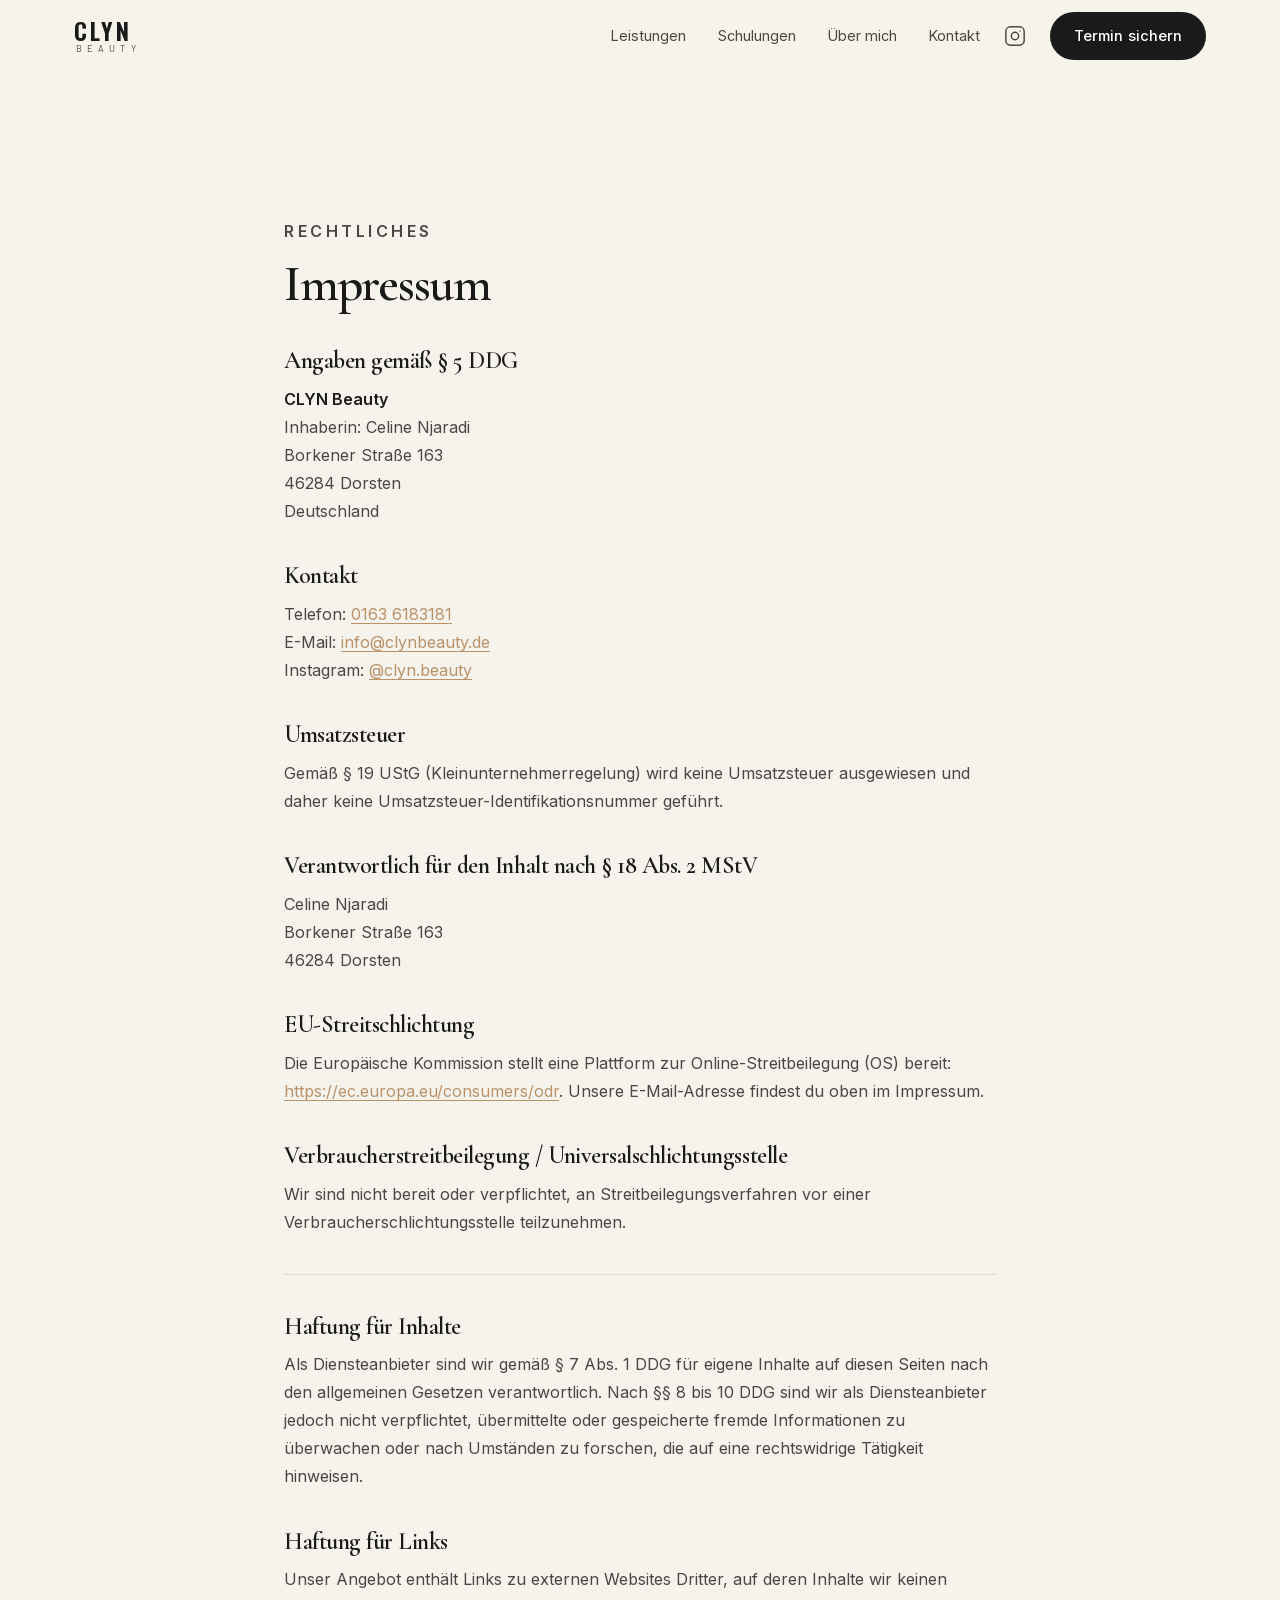
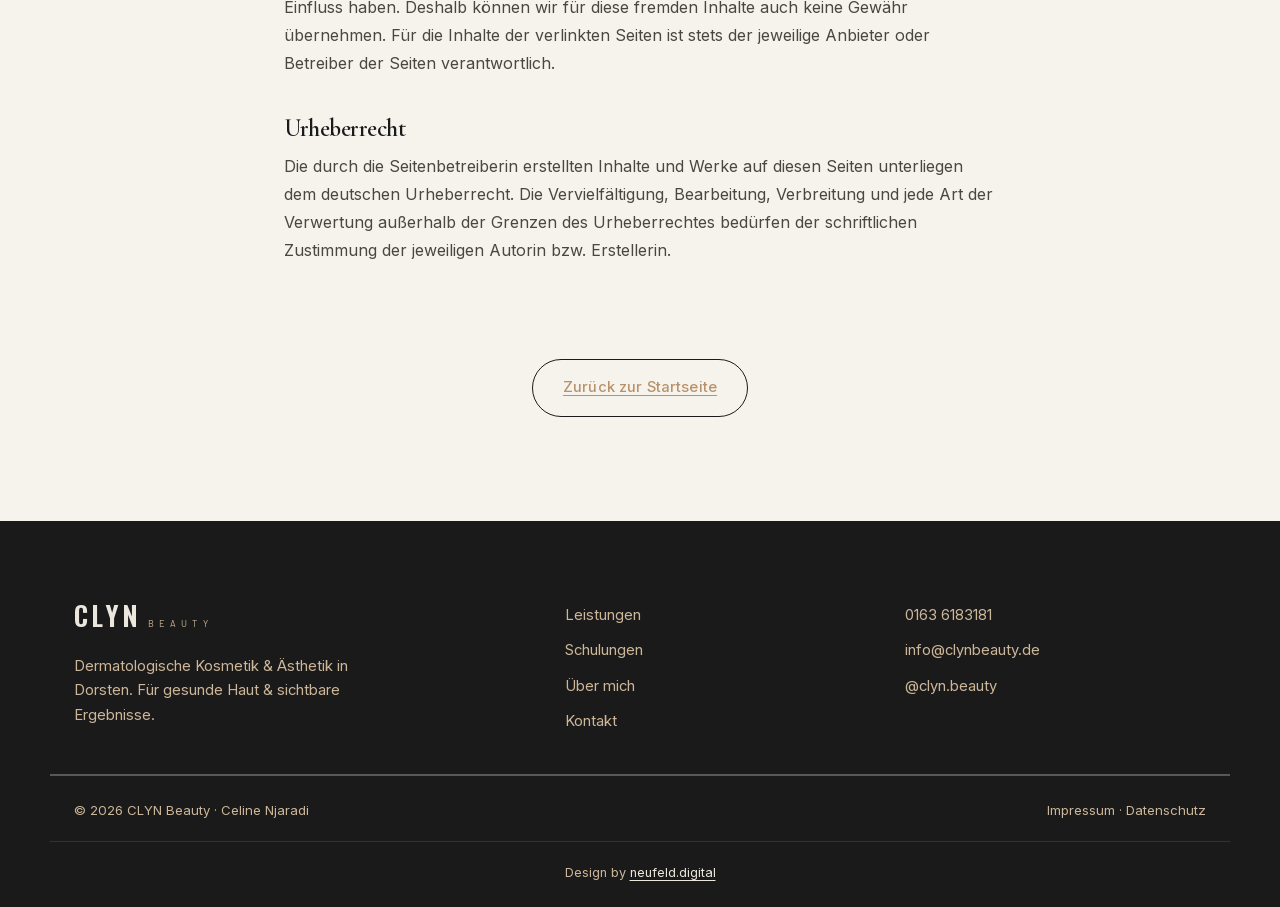
<file: impressum.html>
<!DOCTYPE html>
<html lang="de">
<head>
  <meta charset="UTF-8" />
  <meta name="viewport" content="width=device-width, initial-scale=1.0" />
  <title>Impressum – CLYN Beauty Dorsten</title>
  <meta name="description" content="Impressum von CLYN Beauty in Dorsten – Anbieterkennzeichnung gemäß § 5 DDG." />
  <meta name="theme-color" content="#1a1a1a" />
  <meta name="robots" content="index, follow" />

  <link rel="preload" href="assets/fonts/cormorant-garamond-latin.woff2" as="font" type="font/woff2" crossorigin />
  <link rel="preload" href="assets/fonts/inter-latin.woff2" as="font" type="font/woff2" crossorigin />
  <link rel="stylesheet" href="fonts.css" />
  <link rel="stylesheet" href="styles.css" />
  <link rel="icon" type="image/svg+xml" href="assets/logo.svg" />
  <link rel="stylesheet" href="fx.css" />
</head>
<body>

  <!-- ===== Header ===== -->
  <header class="site-header" id="top">
    <div class="container nav">
      <a href="index.html" class="brand" aria-label="CLYN Beauty Startseite">
        <span class="brand-mark">CLYN</span>
        <span class="brand-sub">BEAUTY</span>
      </a>
      <nav class="nav-links" aria-label="Hauptnavigation">
        <a href="index.html#leistungen">Leistungen</a>
        <a href="schulungen.html">Schulungen</a>
        <a href="ueber-mich.html">Über mich</a>
        <a href="kontakt.html#kontakt">Kontakt</a>
      </nav>
      <a class="nav-ig" href="https://www.instagram.com/clyn.beauty/" target="_blank" rel="noopener" aria-label="CLYN Beauty auf Instagram">
        <svg viewBox="0 0 24 24" width="22" height="22" fill="none" stroke="currentColor" stroke-width="1.6" stroke-linecap="round" stroke-linejoin="round" aria-hidden="true">
          <rect x="2" y="2" width="20" height="20" rx="5" ry="5"></rect>
          <circle cx="12" cy="12" r="4"></circle>
          <line x1="17.5" y1="6.5" x2="17.5" y2="6.5"></line>
        </svg>
      </a>
      <a class="btn btn-dark nav-cta" href="https://beautinda.de/artist/tvp9sjuP0uQWsUIBJTOgNDobivB3" target="_blank" rel="noopener">Termin sichern</a>
      <button class="nav-toggle" aria-label="Menü öffnen" aria-expanded="false">
        <span></span><span></span><span></span>
      </button>
    </div>
  </header>

  <!-- ===== Mobile-Drawer ===== -->
  <div class="drawer-overlay" id="nav-overlay" aria-hidden="true"></div>
  <aside class="mobile-menu" id="mobile-menu" role="dialog" aria-modal="true" aria-label="Mobile Navigation">
      <div class="mm-head">
        <a href="index.html" class="brand mm-brand" aria-label="CLYN Beauty Startseite">
          <span class="brand-mark">CLYN</span>
          <span class="brand-sub">BEAUTY</span>
        </a>
        <button class="mm-close" aria-label="Menü schließen">
          <svg viewBox="0 0 24 24" fill="none" stroke="currentColor" stroke-width="1.8" stroke-linecap="round" aria-hidden="true">
            <line x1="6" y1="6" x2="18" y2="18"></line><line x1="18" y1="6" x2="6" y2="18"></line>
          </svg>
        </button>
      </div>
      <nav class="mm-nav" aria-label="Mobile Navigation">
        <a href="index.html#leistungen">Leistungen</a>
        <a href="schulungen.html">Schulungen</a>
        <a href="ueber-mich.html">Über mich</a>
        <a href="kontakt.html#kontakt">Kontakt</a>
        <a href="https://www.instagram.com/clyn.beauty/" target="_blank" rel="noopener">Instagram</a>
      </nav>
      <div class="mm-contact">
        <a class="mm-phone" href="tel:+491636183181">
          <span class="mm-phone-ic">
            <svg viewBox="0 0 24 24" fill="none" stroke="currentColor" stroke-width="1.7" stroke-linecap="round" stroke-linejoin="round" aria-hidden="true">
              <path d="M22 16.92v3a2 2 0 0 1-2.18 2 19.79 19.79 0 0 1-8.63-3.07 19.5 19.5 0 0 1-6-6 19.79 19.79 0 0 1-3.07-8.67A2 2 0 0 1 4.11 2h3a2 2 0 0 1 2 1.72c.13.96.36 1.9.7 2.81a2 2 0 0 1-.45 2.11L8.09 9.91a16 16 0 0 0 6 6l1.27-1.27a2 2 0 0 1 2.11-.45c.91.34 1.85.57 2.81.7A2 2 0 0 1 22 16.92z"></path>
            </svg>
          </span>
          <span class="mm-phone-txt">
            <strong>0163 6183181</strong>
            <em>Termine nach Vereinbarung</em>
          </span>
        </a>
        <a class="btn btn-dark mm-cta" href="https://beautinda.de/artist/tvp9sjuP0uQWsUIBJTOgNDobivB3" target="_blank" rel="noopener">Termin sichern</a>
      </div>
  </aside>

  <!-- ===== Impressum ===== -->
  <section class="legal">
    <div class="container legal-wrap">
      <p class="eyebrow">Rechtliches</p>
      <h1>Impressum</h1>

      <h2>Angaben gemäß § 5 DDG</h2>
      <p>
        <strong>CLYN Beauty</strong><br />
        Inhaberin: Celine Njaradi<br />
        Borkener Straße 163<br />
        46284 Dorsten<br />
        Deutschland
      </p>

      <h2>Kontakt</h2>
      <p>
        Telefon: <a href="tel:+491636183181">0163 6183181</a><br />
        E-Mail: <a href="mailto:info@clynbeauty.de">info@clynbeauty.de</a><br />
        Instagram: <a href="https://instagram.com/clyn.beauty" target="_blank" rel="noopener">@clyn.beauty</a>
      </p>

      <h2>Umsatzsteuer</h2>
      <p>
        Gemäß § 19 UStG (Kleinunternehmerregelung) wird keine Umsatzsteuer
        ausgewiesen und daher keine Umsatzsteuer-Identifikationsnummer geführt.
      </p>

      <h2>Verantwortlich für den Inhalt nach § 18 Abs. 2 MStV</h2>
      <p>
        Celine Njaradi<br />
        Borkener Straße 163<br />
        46284 Dorsten
      </p>

      <h2>EU-Streitschlichtung</h2>
      <p>
        Die Europäische Kommission stellt eine Plattform zur Online-Streitbeilegung (OS)
        bereit: <a href="https://ec.europa.eu/consumers/odr" target="_blank" rel="noopener">https://ec.europa.eu/consumers/odr</a>.
        Unsere E-Mail-Adresse findest du oben im Impressum.
      </p>

      <h2>Verbraucherstreitbeilegung / Universalschlichtungsstelle</h2>
      <p>
        Wir sind nicht bereit oder verpflichtet, an Streitbeilegungsverfahren vor einer
        Verbraucherschlichtungsstelle teilzunehmen.
      </p>

      <hr />

      <h2>Haftung für Inhalte</h2>
      <p>
        Als Diensteanbieter sind wir gemäß § 7 Abs. 1 DDG für eigene Inhalte auf diesen
        Seiten nach den allgemeinen Gesetzen verantwortlich. Nach §§ 8 bis 10 DDG sind wir
        als Diensteanbieter jedoch nicht verpflichtet, übermittelte oder gespeicherte fremde
        Informationen zu überwachen oder nach Umständen zu forschen, die auf eine rechtswidrige
        Tätigkeit hinweisen.
      </p>

      <h2>Haftung für Links</h2>
      <p>
        Unser Angebot enthält Links zu externen Websites Dritter, auf deren Inhalte wir keinen
        Einfluss haben. Deshalb können wir für diese fremden Inhalte auch keine Gewähr übernehmen.
        Für die Inhalte der verlinkten Seiten ist stets der jeweilige Anbieter oder Betreiber der
        Seiten verantwortlich.
      </p>

      <h2>Urheberrecht</h2>
      <p>
        Die durch die Seitenbetreiberin erstellten Inhalte und Werke auf diesen Seiten unterliegen
        dem deutschen Urheberrecht. Die Vervielfältigung, Bearbeitung, Verbreitung und jede Art der
        Verwertung außerhalb der Grenzen des Urheberrechtes bedürfen der schriftlichen Zustimmung der
        jeweiligen Autorin bzw. Erstellerin.
      </p>

      <p class="studio-back">
        <a class="btn btn-ghost" href="index.html">Zurück zur Startseite</a>
      </p>
    </div>
  </section>

  <!-- ===== Footer ===== -->
  <footer class="site-footer">
    <div class="container footer-grid">
      <div class="footer-brand">
        <span class="brand-mark">CLYN</span>
        <span class="brand-sub">BEAUTY</span>
        <p>Dermatologische Kosmetik &amp; Ästhetik in Dorsten. Für gesunde Haut &amp; sichtbare Ergebnisse.</p>
      </div>
      <nav class="footer-nav" aria-label="Footer">
        <a href="index.html#leistungen">Leistungen</a>
        <a href="schulungen.html">Schulungen</a>
        <a href="ueber-mich.html">Über mich</a>
        <a href="kontakt.html#kontakt">Kontakt</a>
      </nav>
      <div class="footer-contact">
        <a href="tel:+491636183181">0163 6183181</a>
        <a href="mailto:info@clynbeauty.de">info@clynbeauty.de</a>
        <a href="https://instagram.com/clyn.beauty" target="_blank" rel="noopener">@clyn.beauty</a>
      </div>
    </div>
    <div class="container footer-bottom">
      <span>© <span id="year"></span> CLYN Beauty · Celine Njaradi</span>
      <span class="footer-legal"><a href="impressum.html">Impressum</a> · <a href="datenschutz.html">Datenschutz</a></span>
    </div>
    <div class="container footer-credit">
      <span>Design by <a href="https://neufeld.digital" target="_blank" rel="noopener">neufeld.digital</a></span>
    </div>
  </footer>

  <script src="script.js"></script>
  <!-- <script src="fx.js"></script> --> <!-- Animationen deaktiviert (statische Seite) -->
</body>
</html>
</file>
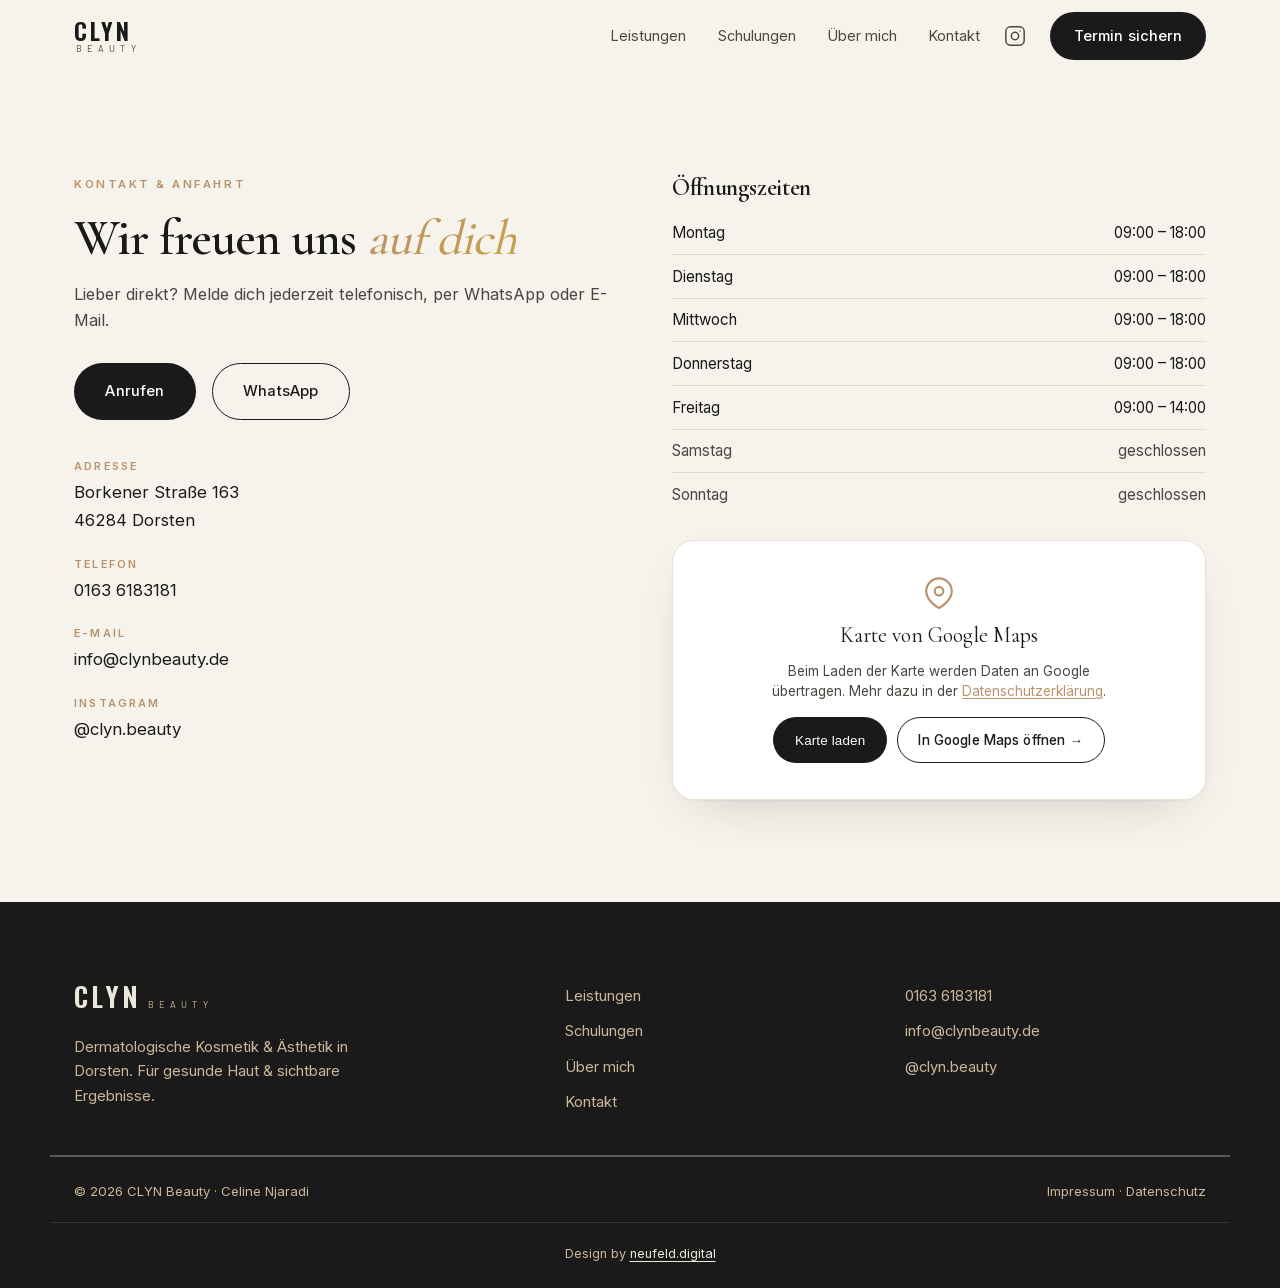
<file: kontakt.html>
<!DOCTYPE html>
<html lang="de">
<head>
  <meta charset="UTF-8" />
  <meta name="viewport" content="width=device-width, initial-scale=1.0" />
  <title>Kontakt &amp; Anfahrt – CLYN Beauty Dorsten</title>
  <meta name="description" content="Kontakt zu CLYN Beauty in Dorsten: Adresse, Telefon, WhatsApp, E-Mail, Öffnungszeiten und Anfahrt. Dermatologische Kosmetik & Ästhetik – ganz in deiner Nähe." />
  <meta name="theme-color" content="#1a1a1a" />

  <!-- Open Graph -->
  <meta property="og:type" content="website" />
  <meta property="og:title" content="Kontakt & Anfahrt – CLYN Beauty Dorsten" />
  <meta property="og:description" content="Alle Kontaktdaten von CLYN Beauty: Adresse, Telefon, Öffnungszeiten und Anfahrt." />
  <meta property="og:locale" content="de_DE" />

  <link rel="preload" href="assets/fonts/cormorant-garamond-latin.woff2" as="font" type="font/woff2" crossorigin />
  <link rel="preload" href="assets/fonts/inter-latin.woff2" as="font" type="font/woff2" crossorigin />
  <link rel="stylesheet" href="fonts.css" />
  <link rel="stylesheet" href="styles.css" />
  <link rel="icon" type="image/svg+xml" href="assets/logo.svg" />
  <link rel="stylesheet" href="fx.css" />
</head>
<body>

  <!-- ===== Header ===== -->
  <header class="site-header" id="top">
    <div class="container nav">
      <a href="index.html" class="brand" aria-label="CLYN Beauty Startseite">
        <span class="brand-mark">CLYN</span>
        <span class="brand-sub">BEAUTY</span>
      </a>
      <nav class="nav-links" aria-label="Hauptnavigation">
        <a href="index.html#leistungen">Leistungen</a>
        <a href="schulungen.html">Schulungen</a>
        <a href="ueber-mich.html">Über mich</a>
        <a href="#kontakt">Kontakt</a>
      </nav>
      <a class="nav-ig" href="https://www.instagram.com/clyn.beauty/" target="_blank" rel="noopener" aria-label="CLYN Beauty auf Instagram">
        <svg viewBox="0 0 24 24" width="22" height="22" fill="none" stroke="currentColor" stroke-width="1.6" stroke-linecap="round" stroke-linejoin="round" aria-hidden="true">
          <rect x="2" y="2" width="20" height="20" rx="5" ry="5"></rect>
          <circle cx="12" cy="12" r="4"></circle>
          <line x1="17.5" y1="6.5" x2="17.5" y2="6.5"></line>
        </svg>
      </a>
      <a class="btn btn-dark nav-cta" href="https://beautinda.de/artist/tvp9sjuP0uQWsUIBJTOgNDobivB3" target="_blank" rel="noopener">Termin sichern</a>
      <button class="nav-toggle" aria-label="Menü öffnen" aria-expanded="false">
        <span></span><span></span><span></span>
      </button>
    </div>
  </header>

  <!-- ===== Mobile-Drawer ===== -->
  <div class="drawer-overlay" id="nav-overlay" aria-hidden="true"></div>
  <aside class="mobile-menu" id="mobile-menu" role="dialog" aria-modal="true" aria-label="Mobile Navigation">
      <div class="mm-head">
        <a href="index.html" class="brand mm-brand" aria-label="CLYN Beauty Startseite">
          <span class="brand-mark">CLYN</span>
          <span class="brand-sub">BEAUTY</span>
        </a>
        <button class="mm-close" aria-label="Menü schließen">
          <svg viewBox="0 0 24 24" fill="none" stroke="currentColor" stroke-width="1.8" stroke-linecap="round" aria-hidden="true">
            <line x1="6" y1="6" x2="18" y2="18"></line><line x1="18" y1="6" x2="6" y2="18"></line>
          </svg>
        </button>
      </div>
      <nav class="mm-nav" aria-label="Mobile Navigation">
        <a href="index.html#leistungen">Leistungen</a>
        <a href="schulungen.html">Schulungen</a>
        <a href="ueber-mich.html">Über mich</a>
        <a href="#kontakt">Kontakt</a>
        <a href="https://www.instagram.com/clyn.beauty/" target="_blank" rel="noopener">Instagram</a>
      </nav>
      <div class="mm-contact">
        <a class="mm-phone" href="tel:+491636183181">
          <span class="mm-phone-ic">
            <svg viewBox="0 0 24 24" fill="none" stroke="currentColor" stroke-width="1.7" stroke-linecap="round" stroke-linejoin="round" aria-hidden="true">
              <path d="M22 16.92v3a2 2 0 0 1-2.18 2 19.79 19.79 0 0 1-8.63-3.07 19.5 19.5 0 0 1-6-6 19.79 19.79 0 0 1-3.07-8.67A2 2 0 0 1 4.11 2h3a2 2 0 0 1 2 1.72c.13.96.36 1.9.7 2.81a2 2 0 0 1-.45 2.11L8.09 9.91a16 16 0 0 0 6 6l1.27-1.27a2 2 0 0 1 2.11-.45c.91.34 1.85.57 2.81.7A2 2 0 0 1 22 16.92z"></path>
            </svg>
          </span>
          <span class="mm-phone-txt">
            <strong>0163 6183181</strong>
            <em>Termine nach Vereinbarung</em>
          </span>
        </a>
        <a class="btn btn-dark mm-cta" href="https://beautinda.de/artist/tvp9sjuP0uQWsUIBJTOgNDobivB3" target="_blank" rel="noopener">Termin sichern</a>
      </div>
  </aside>

  <!-- ===== Kontakt / Öffnungszeiten ===== -->
  <section class="contact" id="kontakt">
    <div class="container">
      <div class="contact-grid">
      <div class="contact-info reveal">
        <div class="contact-intro">
        <p class="eyebrow">Kontakt &amp; Anfahrt</p>
        <h2>Wir freuen uns <span class="display-edit">auf dich</span></h2>
        <p class="section-sub">Lieber direkt? Melde dich jederzeit telefonisch, per WhatsApp oder E-Mail.</p>

        <div class="contact-actions">
          <a class="btn btn-dark" href="tel:+491636183181">Anrufen</a>
          <a class="btn btn-ghost" href="https://wa.me/491636183181?text=Hallo%20CLYN%20Beauty%2C%20ich%20habe%20eine%20Frage%3A%20" target="_blank" rel="noopener">WhatsApp</a>
        </div>
        </div>

        <ul class="contact-list">
          <li>
            <span class="ci-label">Adresse</span>
            <a href="https://maps.google.com/?q=Borkener+Straße+163,+46284+Dorsten" target="_blank" rel="noopener">Borkener Straße 163<br />46284 Dorsten</a>
          </li>
          <li>
            <span class="ci-label">Telefon</span>
            <a href="tel:+491636183181">0163 6183181</a>
          </li>
          <li>
            <span class="ci-label">E-Mail</span>
            <a href="mailto:info@clynbeauty.de">info@clynbeauty.de</a>
          </li>
          <li>
            <span class="ci-label">Instagram</span>
            <a href="https://instagram.com/clyn.beauty" target="_blank" rel="noopener">@clyn.beauty</a>
          </li>
        </ul>
      </div>

      <div class="contact-hours reveal">
        <div class="hours-card">
          <h3>Öffnungszeiten</h3>
          <ul class="hours-list">
            <li><span><span class="d-full">Montag</span><span class="d-short">Mo</span></span><span>09:00 – 18:00</span></li>
            <li><span><span class="d-full">Dienstag</span><span class="d-short">Di</span></span><span>09:00 – 18:00</span></li>
            <li><span><span class="d-full">Mittwoch</span><span class="d-short">Mi</span></span><span>09:00 – 18:00</span></li>
            <li><span><span class="d-full">Donnerstag</span><span class="d-short">Do</span></span><span>09:00 – 18:00</span></li>
            <li><span><span class="d-full">Freitag</span><span class="d-short">Fr</span></span><span>09:00 – 14:00</span></li>
            <li class="closed"><span><span class="d-full">Samstag</span><span class="d-short">Sa</span></span><span>geschlossen</span></li>
            <li class="closed"><span><span class="d-full">Sonntag</span><span class="d-short">So</span></span><span>geschlossen</span></li>
          </ul>
        </div>
        <div class="map-wrap" data-src="https://www.google.com/maps?q=Borkener%20Stra%C3%9Fe%20163,%2046284%20Dorsten&output=embed">
          <div class="map-consent">
            <svg class="map-consent-pin" viewBox="0 0 24 24" width="34" height="34" fill="none" stroke="currentColor" stroke-width="1.5" stroke-linecap="round" stroke-linejoin="round" aria-hidden="true">
              <path d="M21 10c0 7-9 12-9 12s-9-5-9-12a9 9 0 0 1 18 0z"></path>
              <circle cx="12" cy="10" r="3"></circle>
            </svg>
            <p class="map-consent-title">Karte von Google Maps</p>
            <p class="map-consent-text">Beim Laden der Karte werden Daten an Google übertragen. Mehr dazu in der <a href="datenschutz.html" target="_blank" rel="noopener">Datenschutzerklärung</a>.</p>
            <div class="map-consent-actions">
              <button type="button" class="btn btn-dark map-consent-load">Karte laden</button>
              <a class="btn btn-ghost" href="https://maps.google.com/?q=Borkener+Straße+163,+46284+Dorsten" target="_blank" rel="noopener">In Google Maps öffnen →</a>
            </div>
          </div>
        </div>
      </div>
      </div><!-- /contact-grid -->
    </div>
  </section>

  <!-- ===== Footer ===== -->
  <footer class="site-footer">
    <div class="container footer-grid">
      <div class="footer-brand">
        <span class="brand-mark">CLYN</span>
        <span class="brand-sub">BEAUTY</span>
        <p>Dermatologische Kosmetik &amp; Ästhetik in Dorsten. Für gesunde Haut &amp; sichtbare Ergebnisse.</p>
      </div>
      <nav class="footer-nav" aria-label="Footer">
        <a href="index.html#leistungen">Leistungen</a>
        <a href="schulungen.html">Schulungen</a>
        <a href="ueber-mich.html">Über mich</a>
        <a href="#kontakt">Kontakt</a>
      </nav>
      <div class="footer-contact">
        <a href="tel:+491636183181">0163 6183181</a>
        <a href="mailto:info@clynbeauty.de">info@clynbeauty.de</a>
        <a href="https://instagram.com/clyn.beauty" target="_blank" rel="noopener">@clyn.beauty</a>
      </div>
    </div>
    <div class="container footer-bottom">
      <span>© <span id="year"></span> CLYN Beauty · Celine Njaradi</span>
      <span class="footer-legal"><a href="impressum.html">Impressum</a> · <a href="datenschutz.html">Datenschutz</a></span>
    </div>
    <div class="container footer-credit">
      <span>Design by <a href="https://neufeld.digital" target="_blank" rel="noopener">neufeld.digital</a></span>
    </div>
  </footer>

  <script src="script.js"></script>
  <!-- <script src="fx.js"></script> --> <!-- Animationen deaktiviert (statische Seite) -->
</body>
</html>
</file>
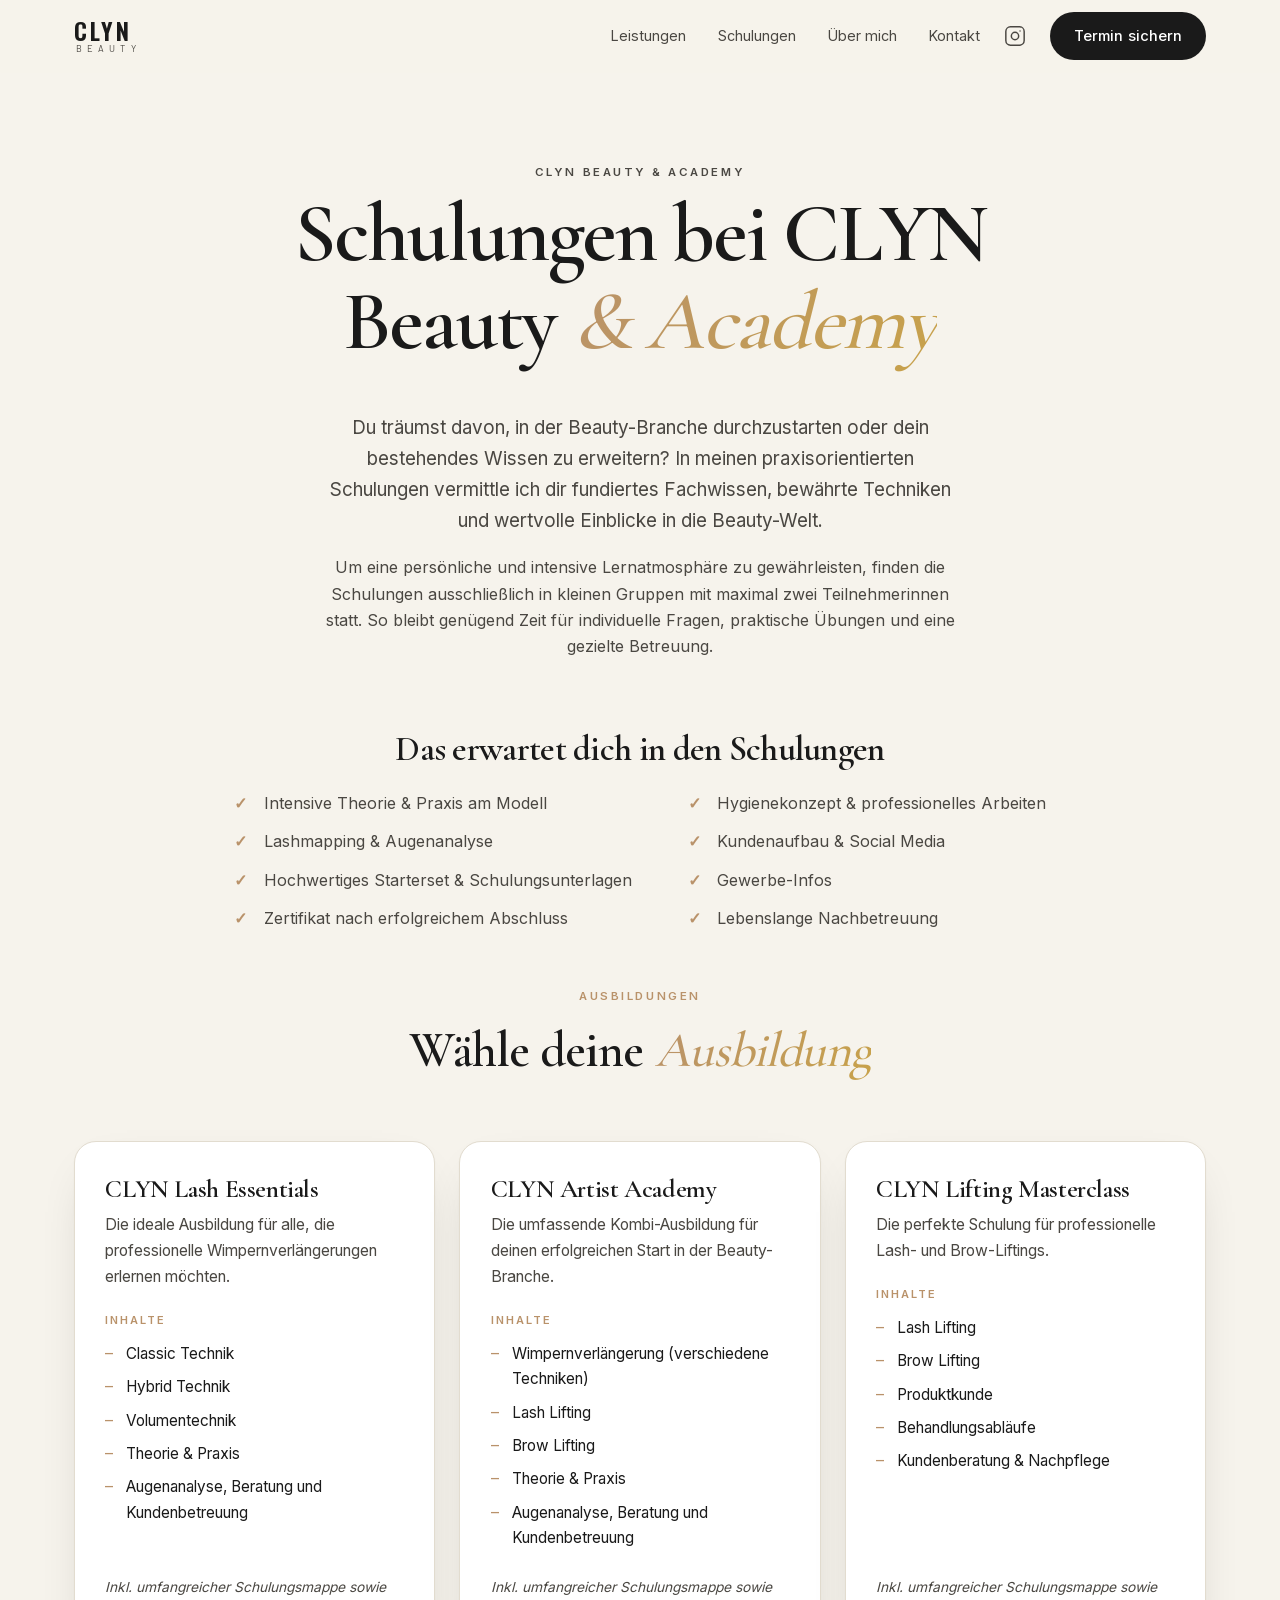
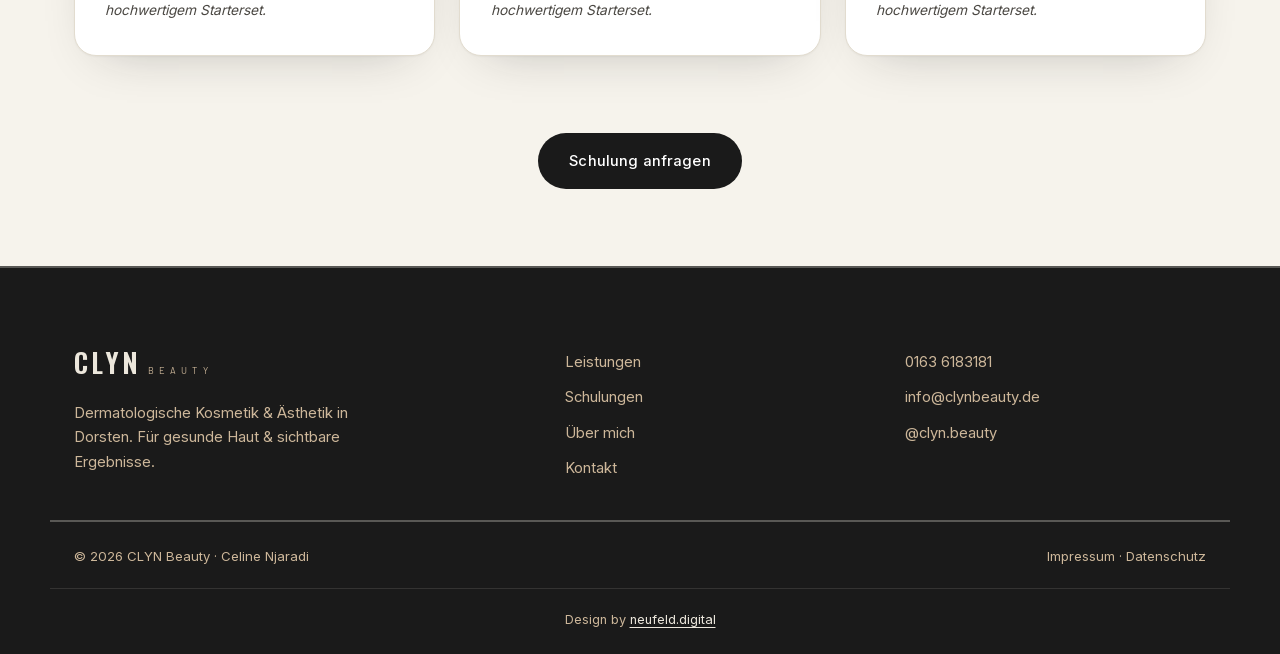
<file: schulungen.html>
<!DOCTYPE html>
<html lang="de">
<head>
  <meta charset="UTF-8" />
  <meta name="viewport" content="width=device-width, initial-scale=1.0" />
  <title>Schulungen – CLYN Beauty &amp; Academy Dorsten</title>
  <meta name="description" content="Wimpern- & Lifting-Schulungen bei CLYN Beauty & Academy in Dorsten. Praxisorientierte Ausbildungen in kleinen Gruppen (max. 2 Teilnehmerinnen) – Lash Essentials, Artist Academy & Lifting Masterclass. Inkl. Starterset, Zertifikat & lebenslanger Nachbetreuung." />
  <meta name="theme-color" content="#1a1a1a" />

  <!-- Open Graph -->
  <meta property="og:type" content="website" />
  <meta property="og:title" content="Schulungen – CLYN Beauty & Academy Dorsten" />
  <meta property="og:description" content="Praxisorientierte Beauty-Ausbildungen in kleinen Gruppen. Lash Essentials, Artist Academy & Lifting Masterclass." />
  <meta property="og:locale" content="de_DE" />

  <link rel="preload" href="assets/fonts/cormorant-garamond-latin.woff2" as="font" type="font/woff2" crossorigin />
  <link rel="preload" href="assets/fonts/inter-latin.woff2" as="font" type="font/woff2" crossorigin />
  <link rel="stylesheet" href="fonts.css" />
  <link rel="stylesheet" href="styles.css" />
  <link rel="icon" type="image/svg+xml" href="assets/logo.svg" />
  <link rel="stylesheet" href="fx.css" />
</head>
<body>

  <!-- ===== Header ===== -->
  <header class="site-header" id="top">
    <div class="container nav">
      <a href="index.html" class="brand" aria-label="CLYN Beauty Startseite">
        <span class="brand-mark">CLYN</span>
        <span class="brand-sub">BEAUTY</span>
      </a>
      <nav class="nav-links" aria-label="Hauptnavigation">
        <a href="index.html#leistungen">Leistungen</a>
        <a href="schulungen.html">Schulungen</a>
        <a href="ueber-mich.html">Über mich</a>
        <a href="kontakt.html#kontakt">Kontakt</a>
      </nav>
      <a class="nav-ig" href="https://www.instagram.com/clyn.beauty/" target="_blank" rel="noopener" aria-label="CLYN Beauty auf Instagram">
        <svg viewBox="0 0 24 24" width="22" height="22" fill="none" stroke="currentColor" stroke-width="1.6" stroke-linecap="round" stroke-linejoin="round" aria-hidden="true">
          <rect x="2" y="2" width="20" height="20" rx="5" ry="5"></rect>
          <circle cx="12" cy="12" r="4"></circle>
          <line x1="17.5" y1="6.5" x2="17.5" y2="6.5"></line>
        </svg>
      </a>
      <a class="btn btn-dark nav-cta" href="https://beautinda.de/artist/tvp9sjuP0uQWsUIBJTOgNDobivB3" target="_blank" rel="noopener">Termin sichern</a>
      <button class="nav-toggle" aria-label="Menü öffnen" aria-expanded="false">
        <span></span><span></span><span></span>
      </button>
    </div>
  </header>

  <!-- ===== Mobile-Drawer ===== -->
  <div class="drawer-overlay" id="nav-overlay" aria-hidden="true"></div>
  <aside class="mobile-menu" id="mobile-menu" role="dialog" aria-modal="true" aria-label="Mobile Navigation">
      <div class="mm-head">
        <a href="index.html" class="brand mm-brand" aria-label="CLYN Beauty Startseite">
          <span class="brand-mark">CLYN</span>
          <span class="brand-sub">BEAUTY</span>
        </a>
        <button class="mm-close" aria-label="Menü schließen">
          <svg viewBox="0 0 24 24" fill="none" stroke="currentColor" stroke-width="1.8" stroke-linecap="round" aria-hidden="true">
            <line x1="6" y1="6" x2="18" y2="18"></line><line x1="18" y1="6" x2="6" y2="18"></line>
          </svg>
        </button>
      </div>
      <nav class="mm-nav" aria-label="Mobile Navigation">
        <a href="index.html#leistungen">Leistungen</a>
        <a href="schulungen.html">Schulungen</a>
        <a href="ueber-mich.html">Über mich</a>
        <a href="kontakt.html#kontakt">Kontakt</a>
        <a href="https://www.instagram.com/clyn.beauty/" target="_blank" rel="noopener">Instagram</a>
      </nav>
      <div class="mm-contact">
        <a class="mm-phone" href="tel:+491636183181">
          <span class="mm-phone-ic">
            <svg viewBox="0 0 24 24" fill="none" stroke="currentColor" stroke-width="1.7" stroke-linecap="round" stroke-linejoin="round" aria-hidden="true">
              <path d="M22 16.92v3a2 2 0 0 1-2.18 2 19.79 19.79 0 0 1-8.63-3.07 19.5 19.5 0 0 1-6-6 19.79 19.79 0 0 1-3.07-8.67A2 2 0 0 1 4.11 2h3a2 2 0 0 1 2 1.72c.13.96.36 1.9.7 2.81a2 2 0 0 1-.45 2.11L8.09 9.91a16 16 0 0 0 6 6l1.27-1.27a2 2 0 0 1 2.11-.45c.91.34 1.85.57 2.81.7A2 2 0 0 1 22 16.92z"></path>
            </svg>
          </span>
          <span class="mm-phone-txt">
            <strong>0163 6183181</strong>
            <em>Termine nach Vereinbarung</em>
          </span>
        </a>
        <a class="btn btn-dark mm-cta" href="https://beautinda.de/artist/tvp9sjuP0uQWsUIBJTOgNDobivB3" target="_blank" rel="noopener">Termin sichern</a>
      </div>
  </aside>

  <!-- ===== Intro ===== -->
  <section class="training-hero">
    <div class="container">
      <p class="eyebrow reveal">CLYN Beauty &amp; Academy</p>
      <h1 class="reveal">Schulungen bei CLYN Beauty <span class="display-edit">&amp; Academy</span></h1>
      <p class="lead reveal">Du träumst davon, in der Beauty-Branche durchzustarten oder dein bestehendes Wissen zu erweitern? In meinen praxisorientierten Schulungen vermittle ich dir fundiertes Fachwissen, bewährte Techniken und wertvolle Einblicke in die Beauty-Welt.</p>
      <p class="reveal">Um eine persönliche und intensive Lernatmosphäre zu gewährleisten, finden die Schulungen ausschließlich in kleinen Gruppen mit maximal zwei Teilnehmerinnen statt. So bleibt genügend Zeit für individuelle Fragen, praktische Übungen und eine gezielte Betreuung.</p>
    </div>
  </section>

  <!-- ===== Das erwartet dich ===== -->
  <section class="training-incl">
    <div class="container">
      <h2 class="reveal">Das erwartet dich in den Schulungen</h2>
      <ul class="check-list" data-stagger>
        <li>Intensive Theorie &amp; Praxis am Modell</li>
        <li>Hygienekonzept &amp; professionelles Arbeiten</li>
        <li>Lashmapping &amp; Augenanalyse</li>
        <li>Kundenaufbau &amp; Social Media</li>
        <li>Hochwertiges Starterset &amp; Schulungsunterlagen</li>
        <li>Gewerbe-Infos</li>
        <li>Zertifikat nach erfolgreichem Abschluss</li>
        <li>Lebenslange Nachbetreuung</li>
      </ul>
    </div>
  </section>

  <!-- ===== Ausbildungen ===== -->
  <section class="training-packages">
    <div class="container">
      <div class="section-head reveal">
        <p class="eyebrow">Ausbildungen</p>
        <h2>Wähle deine <span class="display-edit">Ausbildung</span></h2>
      </div>

      <div class="pkg-grid" data-stagger>
        <article class="pkg-card">
          <h3>CLYN Lash Essentials</h3>
          <p class="pkg-desc">Die ideale Ausbildung für alle, die professionelle Wimpernverlängerungen erlernen möchten.</p>
          <p class="pkg-label">Inhalte</p>
          <ul class="pkg-list">
            <li>Classic Technik</li>
            <li>Hybrid Technik</li>
            <li>Volumentechnik</li>
            <li>Theorie &amp; Praxis</li>
            <li>Augenanalyse, Beratung und Kundenbetreuung</li>
          </ul>
          <p class="pkg-incl">Inkl. umfangreicher Schulungsmappe sowie hochwertigem Starterset.</p>
        </article>

        <article class="pkg-card">
          <h3>CLYN Artist Academy</h3>
          <p class="pkg-desc">Die umfassende Kombi-Ausbildung für deinen erfolgreichen Start in der Beauty-Branche.</p>
          <p class="pkg-label">Inhalte</p>
          <ul class="pkg-list">
            <li>Wimpernverlängerung (verschiedene Techniken)</li>
            <li>Lash Lifting</li>
            <li>Brow Lifting</li>
            <li>Theorie &amp; Praxis</li>
            <li>Augenanalyse, Beratung und Kundenbetreuung</li>
          </ul>
          <p class="pkg-incl">Inkl. umfangreicher Schulungsmappe sowie hochwertigem Starterset.</p>
        </article>

        <article class="pkg-card">
          <h3>CLYN Lifting Masterclass</h3>
          <p class="pkg-desc">Die perfekte Schulung für professionelle Lash- und Brow-Liftings.</p>
          <p class="pkg-label">Inhalte</p>
          <ul class="pkg-list">
            <li>Lash Lifting</li>
            <li>Brow Lifting</li>
            <li>Produktkunde</li>
            <li>Behandlungsabläufe</li>
            <li>Kundenberatung &amp; Nachpflege</li>
          </ul>
          <p class="pkg-incl">Inkl. umfangreicher Schulungsmappe sowie hochwertigem Starterset.</p>
        </article>
      </div>
    </div>
  </section>

  <!-- ===== Abschluss-CTA (nur zentrierter Button, heller Grund) ===== -->
  <section class="banner banner--plain reveal">
    <div class="container banner-inner banner-inner--center">
      <a class="btn btn-dark" href="kontakt.html#kontakt">Schulung anfragen</a>
    </div>
  </section>

  <!-- ===== Footer ===== -->
  <footer class="site-footer">
    <div class="container footer-grid">
      <div class="footer-brand">
        <span class="brand-mark">CLYN</span>
        <span class="brand-sub">BEAUTY</span>
        <p>Dermatologische Kosmetik &amp; Ästhetik in Dorsten. Für gesunde Haut &amp; sichtbare Ergebnisse.</p>
      </div>
      <nav class="footer-nav" aria-label="Footer">
        <a href="index.html#leistungen">Leistungen</a>
        <a href="schulungen.html">Schulungen</a>
        <a href="ueber-mich.html">Über mich</a>
        <a href="kontakt.html#kontakt">Kontakt</a>
      </nav>
      <div class="footer-contact">
        <a href="tel:+491636183181">0163 6183181</a>
        <a href="mailto:info@clynbeauty.de">info@clynbeauty.de</a>
        <a href="https://instagram.com/clyn.beauty" target="_blank" rel="noopener">@clyn.beauty</a>
      </div>
    </div>
    <div class="container footer-bottom">
      <span>© <span id="year"></span> CLYN Beauty · Celine Njaradi</span>
      <span class="footer-legal"><a href="impressum.html">Impressum</a> · <a href="datenschutz.html">Datenschutz</a></span>
    </div>
    <div class="container footer-credit">
      <span>Design by <a href="https://neufeld.digital" target="_blank" rel="noopener">neufeld.digital</a></span>
    </div>
  </footer>

  <script src="script.js"></script>
</body>
</html>
</file>
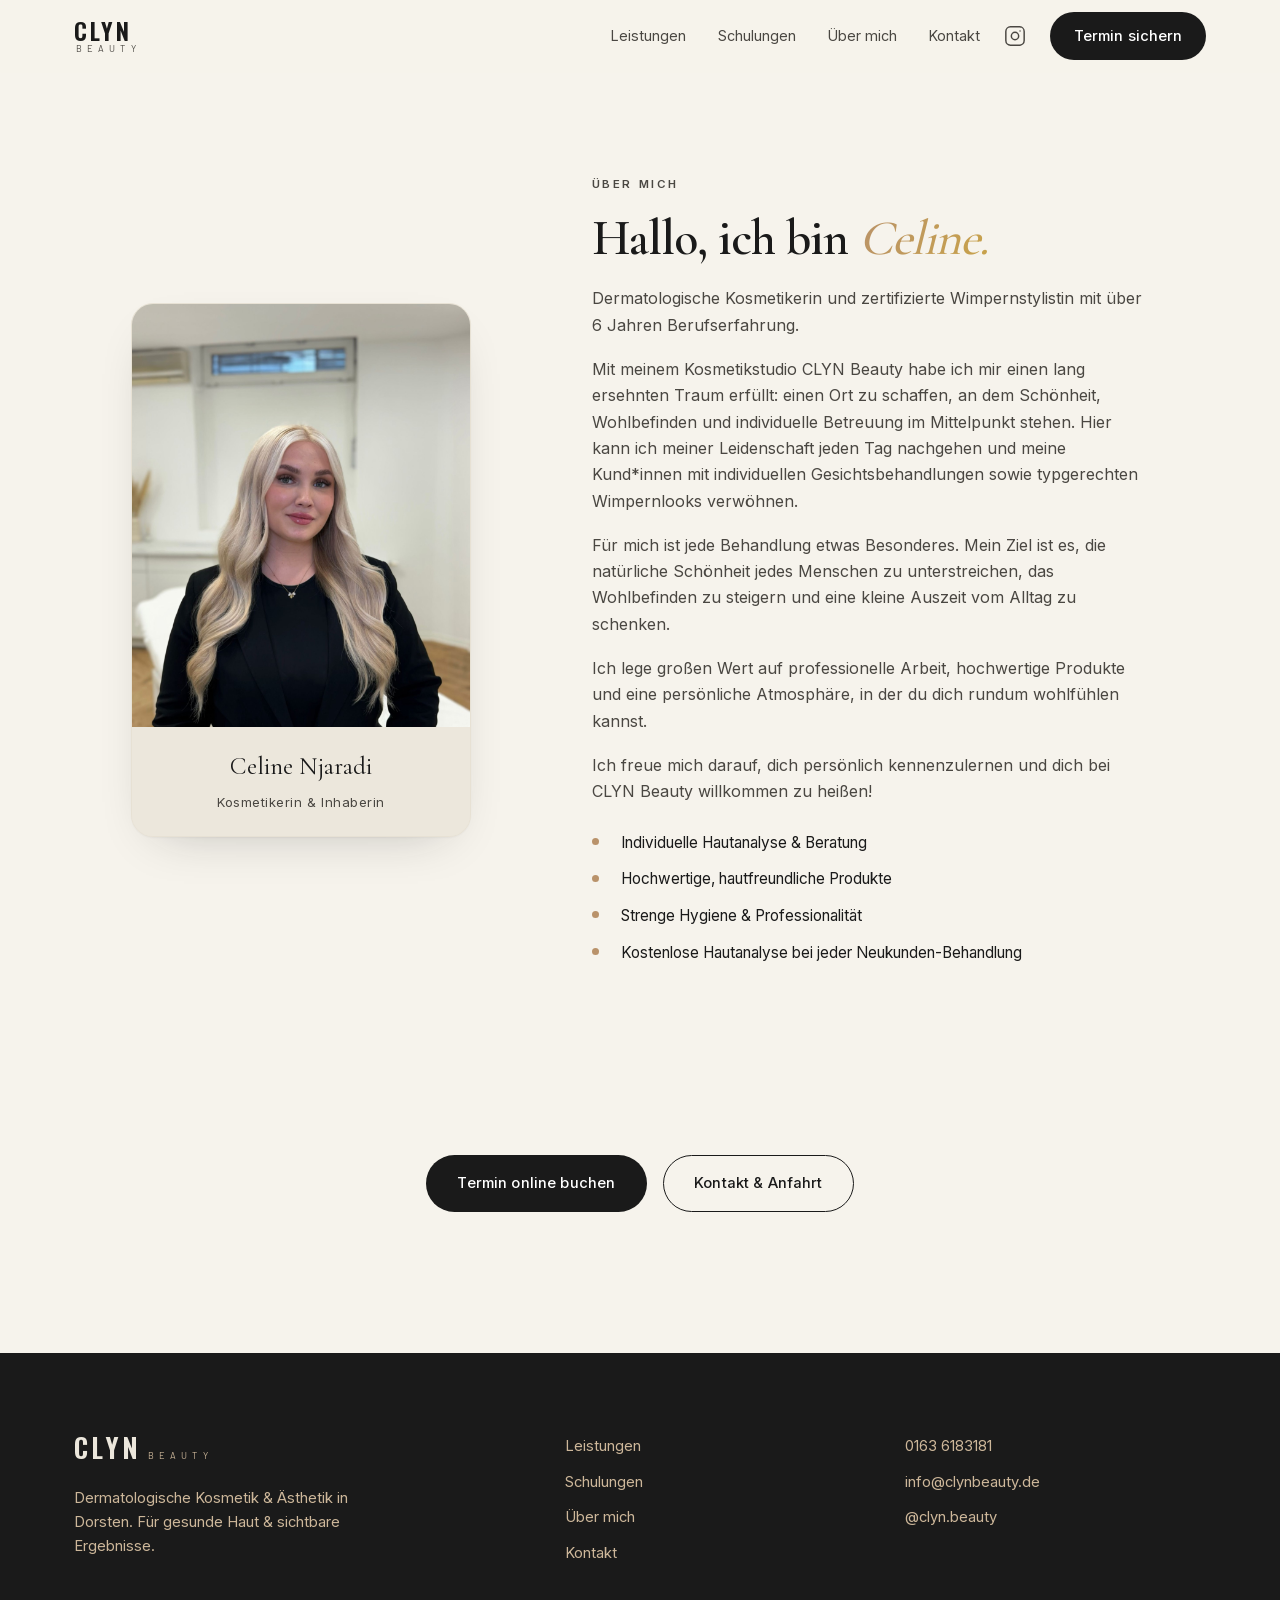
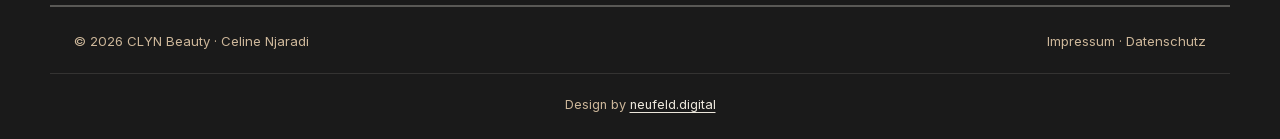
<file: ueber-mich.html>
<!DOCTYPE html>
<html lang="de">
<head>
  <meta charset="UTF-8" />
  <meta name="viewport" content="width=device-width, initial-scale=1.0" />
  <title>Über mich – CLYN Beauty Dorsten</title>
  <meta name="description" content="Lerne Celine Njaradi kennen – dermatologische Kosmetikerin & Inhaberin von CLYN Beauty in Dorsten. Über 6 Jahre Erfahrung, individuelle Gesichtsbehandlungen & typgerechte Wimpernlooks." />
  <meta name="theme-color" content="#1a1a1a" />

  <!-- Open Graph -->
  <meta property="og:type" content="website" />
  <meta property="og:title" content="Über mich – CLYN Beauty Dorsten" />
  <meta property="og:description" content="Celine Njaradi – Kosmetikerin & Inhaberin von CLYN Beauty in Dorsten." />
  <meta property="og:locale" content="de_DE" />

  <link rel="preload" href="assets/fonts/cormorant-garamond-latin.woff2" as="font" type="font/woff2" crossorigin />
  <link rel="preload" href="assets/fonts/inter-latin.woff2" as="font" type="font/woff2" crossorigin />
  <link rel="stylesheet" href="fonts.css" />
  <link rel="stylesheet" href="styles.css" />
  <link rel="icon" type="image/svg+xml" href="assets/logo.svg" />
  <link rel="stylesheet" href="fx.css" />
</head>
<body>

  <!-- ===== Header ===== -->
  <header class="site-header" id="top">
    <div class="container nav">
      <a href="index.html" class="brand" aria-label="CLYN Beauty Startseite">
        <span class="brand-mark">CLYN</span>
        <span class="brand-sub">BEAUTY</span>
      </a>
      <nav class="nav-links" aria-label="Hauptnavigation">
        <a href="index.html#leistungen">Leistungen</a>
        <a href="schulungen.html">Schulungen</a>
        <a href="ueber-mich.html">Über mich</a>
        <a href="kontakt.html#kontakt">Kontakt</a>
      </nav>
      <a class="nav-ig" href="https://www.instagram.com/clyn.beauty/" target="_blank" rel="noopener" aria-label="CLYN Beauty auf Instagram">
        <svg viewBox="0 0 24 24" width="22" height="22" fill="none" stroke="currentColor" stroke-width="1.6" stroke-linecap="round" stroke-linejoin="round" aria-hidden="true">
          <rect x="2" y="2" width="20" height="20" rx="5" ry="5"></rect>
          <circle cx="12" cy="12" r="4"></circle>
          <line x1="17.5" y1="6.5" x2="17.5" y2="6.5"></line>
        </svg>
      </a>
      <a class="btn btn-dark nav-cta" href="https://beautinda.de/artist/tvp9sjuP0uQWsUIBJTOgNDobivB3" target="_blank" rel="noopener">Termin sichern</a>
      <button class="nav-toggle" aria-label="Menü öffnen" aria-expanded="false">
        <span></span><span></span><span></span>
      </button>
    </div>
  </header>

  <!-- ===== Mobile-Drawer ===== -->
  <div class="drawer-overlay" id="nav-overlay" aria-hidden="true"></div>
  <aside class="mobile-menu" id="mobile-menu" role="dialog" aria-modal="true" aria-label="Mobile Navigation">
      <div class="mm-head">
        <a href="index.html" class="brand mm-brand" aria-label="CLYN Beauty Startseite">
          <span class="brand-mark">CLYN</span>
          <span class="brand-sub">BEAUTY</span>
        </a>
        <button class="mm-close" aria-label="Menü schließen">
          <svg viewBox="0 0 24 24" fill="none" stroke="currentColor" stroke-width="1.8" stroke-linecap="round" aria-hidden="true">
            <line x1="6" y1="6" x2="18" y2="18"></line><line x1="18" y1="6" x2="6" y2="18"></line>
          </svg>
        </button>
      </div>
      <nav class="mm-nav" aria-label="Mobile Navigation">
        <a href="index.html#leistungen">Leistungen</a>
        <a href="schulungen.html">Schulungen</a>
        <a href="ueber-mich.html">Über mich</a>
        <a href="kontakt.html#kontakt">Kontakt</a>
        <a href="https://www.instagram.com/clyn.beauty/" target="_blank" rel="noopener">Instagram</a>
      </nav>
      <div class="mm-contact">
        <a class="mm-phone" href="tel:+491636183181">
          <span class="mm-phone-ic">
            <svg viewBox="0 0 24 24" fill="none" stroke="currentColor" stroke-width="1.7" stroke-linecap="round" stroke-linejoin="round" aria-hidden="true">
              <path d="M22 16.92v3a2 2 0 0 1-2.18 2 19.79 19.79 0 0 1-8.63-3.07 19.5 19.5 0 0 1-6-6 19.79 19.79 0 0 1-3.07-8.67A2 2 0 0 1 4.11 2h3a2 2 0 0 1 2 1.72c.13.96.36 1.9.7 2.81a2 2 0 0 1-.45 2.11L8.09 9.91a16 16 0 0 0 6 6l1.27-1.27a2 2 0 0 1 2.11-.45c.91.34 1.85.57 2.81.7A2 2 0 0 1 22 16.92z"></path>
            </svg>
          </span>
          <span class="mm-phone-txt">
            <strong>0163 6183181</strong>
            <em>Termine nach Vereinbarung</em>
          </span>
        </a>
        <a class="btn btn-dark mm-cta" href="https://beautinda.de/artist/tvp9sjuP0uQWsUIBJTOgNDobivB3" target="_blank" rel="noopener">Termin sichern</a>
      </div>
  </aside>

  <!-- ===== Über mich ===== -->
  <section class="about" id="ueber-mich">
    <div class="container about-grid">
      <div class="about-visual reveal">
        <figure class="about-card about-card--photo">
          <img src="assets/celine.jpg" alt="Celine Njaradi – Kosmetikerin und Inhaberin von CLYN Beauty" loading="lazy" />
          <figcaption>
            <span class="about-card-name">Celine Njaradi</span>
            <span class="about-card-role">Kosmetikerin &amp; Inhaberin</span>
          </figcaption>
        </figure>
      </div>
      <div class="about-text reveal">
        <p class="eyebrow">Über mich</p>
        <h2>Hallo, ich bin <span class="display-edit">Celine.</span></h2>
        <p>Dermatologische Kosmetikerin und zertifizierte Wimpernstylistin mit über 6 Jahren Berufserfahrung.</p>
        <p>Mit meinem Kosmetikstudio CLYN Beauty habe ich mir einen lang ersehnten Traum erfüllt: einen Ort zu schaffen, an dem Schönheit, Wohlbefinden und individuelle Betreuung im Mittelpunkt stehen. Hier kann ich meiner Leidenschaft jeden Tag nachgehen und meine Kund*innen mit individuellen Gesichtsbehandlungen sowie typgerechten Wimpernlooks verwöhnen.</p>
        <p>Für mich ist jede Behandlung etwas Besonderes. Mein Ziel ist es, die natürliche Schönheit jedes Menschen zu unterstreichen, das Wohlbefinden zu steigern und eine kleine Auszeit vom Alltag zu schenken.</p>
        <p>Ich lege großen Wert auf professionelle Arbeit, hochwertige Produkte und eine persönliche Atmosphäre, in der du dich rundum wohlfühlen kannst.</p>
        <p>Ich freue mich darauf, dich persönlich kennenzulernen und dich bei CLYN Beauty willkommen zu heißen!</p>
        <ul class="about-points">
          <li>Individuelle Hautanalyse &amp; Beratung</li>
          <li>Hochwertige, hautfreundliche Produkte</li>
          <li>Strenge Hygiene &amp; Professionalität</li>
          <li>Kostenlose Hautanalyse bei jeder Neukunden-Behandlung</li>
        </ul>
      </div>
    </div>
  </section>

  <!-- ===== CTA ===== -->
  <section class="studio-cta">
    <div class="container">
      <p class="studio-back reveal">
        <a class="btn btn-dark" href="https://beautinda.de/artist/tvp9sjuP0uQWsUIBJTOgNDobivB3" target="_blank" rel="noopener">Termin online buchen</a>
        <a class="btn btn-ghost" href="kontakt.html#kontakt">Kontakt &amp; Anfahrt</a>
      </p>
    </div>
  </section>

  <!-- ===== Footer ===== -->
  <footer class="site-footer">
    <div class="container footer-grid">
      <div class="footer-brand">
        <span class="brand-mark">CLYN</span>
        <span class="brand-sub">BEAUTY</span>
        <p>Dermatologische Kosmetik &amp; Ästhetik in Dorsten. Für gesunde Haut &amp; sichtbare Ergebnisse.</p>
      </div>
      <nav class="footer-nav" aria-label="Footer">
        <a href="index.html#leistungen">Leistungen</a>
        <a href="schulungen.html">Schulungen</a>
        <a href="ueber-mich.html">Über mich</a>
        <a href="kontakt.html#kontakt">Kontakt</a>
      </nav>
      <div class="footer-contact">
        <a href="tel:+491636183181">0163 6183181</a>
        <a href="mailto:info@clynbeauty.de">info@clynbeauty.de</a>
        <a href="https://instagram.com/clyn.beauty" target="_blank" rel="noopener">@clyn.beauty</a>
      </div>
    </div>
    <div class="container footer-bottom">
      <span>© <span id="year"></span> CLYN Beauty · Celine Njaradi</span>
      <span class="footer-legal"><a href="impressum.html">Impressum</a> · <a href="datenschutz.html">Datenschutz</a></span>
    </div>
    <div class="container footer-credit">
      <span>Design by <a href="https://neufeld.digital" target="_blank" rel="noopener">neufeld.digital</a></span>
    </div>
  </footer>

  <script src="script.js"></script>
  <!-- <script src="fx.js"></script> --> <!-- Animationen deaktiviert (statische Seite) -->
</body>
</html>
</file>
<file: fonts.css>
/* Selbst gehostete Fonts (DSGVO-konform, kein Google-CDN) */
/* Cormorant Garamond + Inter — latin-Subset INLINE (laedt in jedem Browser, auch per
   Doppelklick/file:// in Safari), latin-ext extern als Ergaenzung fuer seltene Sonderzeichen. */

@font-face {
  font-family: 'Cormorant Garamond';
  font-style: normal;
  font-weight: 300 700;
  font-display: swap;
  src: url([data-uri]) format('woff2');
  unicode-range: U+0000-00FF, U+0131, U+0152-0153, U+02BB-02BC, U+02C6, U+02DA, U+02DC, U+0304, U+0308, U+0329, U+2000-206F, U+20AC, U+2122, U+2191, U+2193, U+2212, U+2215, U+FEFF, U+FFFD;
}
@font-face {
  font-family: 'Cormorant Garamond';
  font-style: normal;
  font-weight: 300 700;
  font-display: swap;
  src: url(assets/fonts/cormorant-garamond-latin-ext.woff2) format('woff2');
  unicode-range: U+0100-02BA, U+02BD-02C5, U+02C7-02CC, U+02CE-02D7, U+02DD-02FF, U+0304, U+0308, U+0329, U+1D00-1DBF, U+1E00-1E9F, U+1EF2-1EFF, U+2020, U+20A0-20AB, U+20AD-20C0, U+2113, U+2C60-2C7F, U+A720-A7FF;
}
@font-face {
  font-family: 'Inter';
  font-style: normal;
  font-weight: 300 600;
  font-display: swap;
  src: url([data-uri]) format('woff2');
  unicode-range: U+0000-00FF, U+0131, U+0152-0153, U+02BB-02BC, U+02C6, U+02DA, U+02DC, U+0304, U+0308, U+0329, U+2000-206F, U+20AC, U+2122, U+2191, U+2193, U+2212, U+2215, U+FEFF, U+FFFD;
}
@font-face {
  font-family: 'Inter';
  font-style: normal;
  font-weight: 300 600;
  font-display: swap;
  src: url(assets/fonts/inter-latin-ext.woff2) format('woff2');
  unicode-range: U+0100-02BA, U+02BD-02C5, U+02C7-02CC, U+02CE-02D7, U+02DD-02FF, U+0304, U+0308, U+0329, U+1D00-1DBF, U+1E00-1E9F, U+1EF2-1EFF, U+2020, U+20A0-20AB, U+20AD-20C0, U+2113, U+2C60-2C7F, U+A720-A7FF;
}

/* Oswald — Logo-Wortmarke (CLYN); latin INLINE (file://-tauglich), latin-ext extern */
@font-face {
  font-family: 'Oswald';
  font-style: normal;
  font-weight: 300 700;
  font-display: swap;
  src: url([data-uri]) format('woff2');
  unicode-range: U+0000-00FF, U+0131, U+0152-0153, U+02BB-02BC, U+02C6, U+02DA, U+02DC, U+0304, U+0308, U+0329, U+2000-206F, U+20AC, U+2122, U+2191, U+2193, U+2212, U+2215, U+FEFF, U+FFFD;
}
@font-face {
  font-family: 'Oswald';
  font-style: normal;
  font-weight: 300 700;
  font-display: swap;
  src: url(assets/fonts/oswald-latin-ext.woff2) format('woff2');
  unicode-range: U+0100-02BA, U+02BD-02C5, U+02C7-02CC, U+02CE-02D7, U+02DD-02FF, U+0304, U+0308, U+0329, U+1D00-1DBF, U+1E00-1E9F, U+1EF2-1EFF, U+2020, U+20A0-20AB, U+20AD-20C0, U+2113, U+2C60-2C7F, U+A720-A7FF;
}

/* Barlow 400 (Logo „BEAUTY") — latin INLINE, latin-ext als Datei (gleiches Schema) */
@font-face {
  font-family: 'Barlow';
  font-style: normal;
  font-weight: 400;
  font-display: swap;
  src: url([data-uri]) format('woff2');
  unicode-range: U+0000-00FF, U+0131, U+0152-0153, U+02BB-02BC, U+02C6, U+02DA, U+02DC, U+0304, U+0308, U+0329, U+2000-206F, U+20AC, U+2122, U+2191, U+2193, U+2212, U+2215, U+FEFF, U+FFFD;
}
@font-face {
  font-family: 'Barlow';
  font-style: normal;
  font-weight: 400;
  font-display: swap;
  src: url(assets/fonts/barlow-latin-ext.woff2) format('woff2');
  unicode-range: U+0100-02BA, U+02BD-02C5, U+02C7-02CC, U+02CE-02D7, U+02DD-02FF, U+0304, U+0308, U+0329, U+1D00-1DBF, U+1E00-1E9F, U+1EF2-1EFF, U+2020, U+20A0-20AB, U+20AD-20C0, U+2113, U+2C60-2C7F, U+A720-A7FF;
}
</file>
<file: styles.css>
/* ===== CLYN Beauty – Stylesheet ===== */
:root {
  --bg: #f6f3ec;        /* warm sand */
  --bg-card: #ffffff;
  --cream: #ece7dc;     /* logo cream */
  --ink: #1a1a1a;       /* near-black */
  --ink-soft: #4a4742;
  --line: #e2dccf;
  --accent: #b9926a;    /* warm bronze */
  --accent-soft: #cdb79a;
  --gold: #c8a24a;
  --max: 1180px;
  --r: 22px;
  --r-sm: 14px;
  --hairline: #e7e1d4;
  --shadow: 0 1px 2px rgba(26,26,26,.04), 0 18px 50px -28px rgba(26,26,26,.30);
  --shadow-lift: 0 4px 14px rgba(26,26,26,.06), 0 28px 60px -30px rgba(26,26,26,.40);

  /* iOS-Easing & Timing (Apple-Sprache) */
  --ease-ios: cubic-bezier(.32, .72, 0, 1);
  --ease-ios-back: cubic-bezier(.34, 1.56, .64, 1);
  --dur-fast: 220ms;
  --dur: 360ms;
  --dur-slow: 620ms;
}

* { box-sizing: border-box; margin: 0; padding: 0; }
html { scroll-behavior: smooth; }
body {
  font-family: 'Inter', -apple-system, BlinkMacSystemFont, sans-serif;
  background: var(--bg);
  color: var(--ink);
  line-height: 1.65;
  -webkit-font-smoothing: antialiased;
  overflow-x: hidden;
}
.container { width: 100%; max-width: var(--max); margin: 0 auto; padding: 0 24px; }
img, svg { display: block; max-width: 100%; }
a { color: inherit; text-decoration: none; }

h1, h2, h3 { font-family: 'Cormorant Garamond', Georgia, serif; font-weight: 600; line-height: 1.06; letter-spacing: -.015em; text-wrap: balance; }
h1 { font-size: clamp(2.7rem, 6.8vw, 5.2rem); letter-spacing: -.025em; }
h2 { font-size: clamp(2rem, 4.2vw, 3.1rem); letter-spacing: -.02em; }
h3 { font-size: 1.4rem; }

/* Cormorant-Italic als luxuriöser Display-Akzent (Apple „display-edit") */
.display-edit { font-style: italic; font-weight: 500; }

.eyebrow {
  text-transform: uppercase; letter-spacing: .22em; font-size: .72rem;
  font-weight: 600; color: var(--accent); margin-bottom: 1.1rem;
}
.eyebrow.light { color: var(--accent-soft); }

/* ===== Apple-Mikrointeraktionen (Utilities) ===== */
.tap-press { transition: transform var(--dur-fast) var(--ease-ios); -webkit-tap-highlight-color: transparent; }
.tap-press:active { transform: scale(.96); transition-duration: 90ms; }
@media (hover: hover) {
  .hover-lift { transition: transform var(--dur) var(--ease-ios), box-shadow var(--dur) var(--ease-ios); }
  .hover-lift:hover { transform: translateY(-4px); box-shadow: var(--shadow-lift); }
}
.hairline-t { border-top: 1px solid var(--hairline); }
.hairline-b { border-bottom: 1px solid var(--hairline); }

/* ===== Buttons ===== */
.btn {
  display: inline-flex; align-items: center; justify-content: center;
  padding: .95rem 1.9rem; border-radius: 100px; font-size: .92rem;
  font-weight: 500; letter-spacing: .01em; cursor: pointer;
  transition: transform var(--dur-fast) var(--ease-ios), background var(--dur-fast) var(--ease-ios),
    color var(--dur-fast) var(--ease-ios), box-shadow var(--dur-fast) var(--ease-ios);
  border: 1.5px solid transparent; white-space: nowrap;
  -webkit-tap-highlight-color: transparent;
}
.btn:active { transform: scale(.97); transition-duration: 90ms; }
.btn-dark { background: var(--ink); color: #fff; }
@media (hover: hover) { .btn-dark:hover { transform: translateY(-2px); box-shadow: 0 12px 28px -12px rgba(26,26,26,.55); } }
.btn-dark:active { transform: scale(.97); }
.btn-ghost { background: transparent; color: var(--ink); border-color: var(--ink); }
@media (hover: hover) { .btn-ghost:hover { background: var(--ink); color: #fff; transform: translateY(-2px); } }
.btn-light { background: var(--cream); color: var(--ink); }
@media (hover: hover) { .btn-light:hover { transform: translateY(-2px); background: #fff; } }

/* ===== Header ===== */
.site-header {
  position: sticky; top: 0; z-index: 50;
  background: rgba(246,243,236,.82);
  backdrop-filter: saturate(180%) blur(14px);
  border-bottom: 1px solid transparent;
  transition: border-color .3s ease, background .3s ease;
}
.site-header.scrolled { border-color: var(--line); }
.nav { display: flex; align-items: center; justify-content: space-between; height: 72px; gap: 1.5rem; }
.brand { display: flex; flex-direction: column; line-height: 1; }
.brand-mark { font-family: 'Oswald', 'Inter', sans-serif; font-weight: 600; font-size: 1.5rem; letter-spacing: .12em; }
.brand-sub { font-family: 'Barlow', sans-serif; font-size: .58rem; letter-spacing: .55em; margin-top: 2px; color: var(--ink-soft); padding-left: 2px; }
.nav-links { display: flex; gap: 2rem; margin-left: auto; }
.nav-links a { font-size: .9rem; color: var(--ink-soft); transition: color .2s; position: relative; }
.nav-links a:hover { color: var(--ink); }
.nav-cta { padding: .65rem 1.4rem; }
.nav-ig { display: inline-flex; align-items: center; justify-content: center; color: var(--ink-soft); transition: color .2s, transform .2s; }
.nav-ig:hover { color: var(--ink); transform: translateY(-1px); }

.nav-toggle { display: none; flex-direction: column; gap: 5px; background: none; border: 0; cursor: pointer; padding: 6px; }
.nav-toggle span { width: 24px; height: 2px; background: var(--ink); transition: .3s; }
.nav-toggle.open span:nth-child(1){ transform: translateY(7px) rotate(45deg); }
.nav-toggle.open span:nth-child(2){ opacity: 0; }
.nav-toggle.open span:nth-child(3){ transform: translateY(-7px) rotate(-45deg); }

/* Mobile-Drawer (von rechts) */
.drawer-overlay {
  display: none; position: fixed; inset: 0; z-index: 60;
  background: rgba(26,26,26,.42);
  -webkit-backdrop-filter: blur(2px); backdrop-filter: blur(2px);
  opacity: 0; transition: opacity var(--dur) var(--ease-ios);
}
.drawer-overlay.show { display: block; }
.drawer-overlay.open { opacity: 1; }

.mobile-menu {
  display: none; position: fixed; top: 0; right: 0; bottom: 0; z-index: 70;
  width: min(360px, 86vw);
  flex-direction: column;
  background: var(--bg);
  border-top-left-radius: 26px; border-bottom-left-radius: 26px;
  box-shadow: -24px 0 70px -34px rgba(26,26,26,.55);
  padding: 18px 22px calc(22px + env(safe-area-inset-bottom));
  transform: translateX(100%);
  transition: transform var(--dur) var(--ease-ios);
  overflow-y: auto; overscroll-behavior: contain;
}
.mobile-menu.open { transform: translateX(0); }

.mm-head { display: flex; align-items: center; justify-content: space-between; padding: 4px 2px 2px; }
.mm-brand { flex-direction: column; }
.mm-close {
  width: 42px; height: 42px; border-radius: 50%;
  border: 1px solid var(--line); background: var(--bg-card);
  display: inline-flex; align-items: center; justify-content: center;
  color: var(--ink); cursor: pointer; transition: background .2s, transform .2s;
}
.mm-close:hover { background: var(--cream); }
.mm-close:active { transform: scale(.94); }
.mm-close svg { width: 20px; height: 20px; }

.mm-nav { display: flex; flex-direction: column; gap: 2px; margin-top: 18px; }
.mm-nav a {
  font-size: 1.1rem; color: var(--ink);
  padding: .95rem 1.1rem; border-radius: 16px;
  transition: background .2s, color .2s;
}
.mm-nav a:hover { background: var(--cream); }
.mm-nav a.active { background: var(--ink); color: #fff; font-weight: 500; }

.mm-contact { margin-top: auto; padding-top: 18px; }
.mm-phone {
  display: flex; align-items: center; gap: 12px;
  background: var(--cream); border-radius: 18px;
  padding: 13px 15px; margin-bottom: 12px;
}
.mm-phone-ic {
  width: 40px; height: 40px; border-radius: 50%; flex: none;
  background: var(--bg-card); color: var(--accent);
  display: inline-flex; align-items: center; justify-content: center;
}
.mm-phone-ic svg { width: 20px; height: 20px; }
.mm-phone-txt { display: flex; flex-direction: column; line-height: 1.3; }
.mm-phone-txt strong { font-size: 1.02rem; color: var(--ink); }
.mm-phone-txt em { font-style: normal; font-size: .82rem; color: var(--ink-soft); }
.mm-cta { width: 100%; justify-content: center; }

/* ===== Hero ===== */
.hero { position: relative; padding: clamp(4rem, 9vw, 8rem) 0 clamp(3rem, 6vw, 5rem); overflow: hidden; }
.hero-inner { position: relative; z-index: 2; max-width: 780px; }
.hero h1 { margin-bottom: 1.6rem; }
.hero-lead { font-size: 1.15rem; color: var(--ink-soft); max-width: 560px; margin-bottom: 2.2rem; }
.hero-cta { display: flex; gap: 1rem; flex-wrap: wrap; margin-bottom: 2.4rem; }
.hero-trust { display: flex; align-items: baseline; gap: .7rem; font-size: .92rem; color: var(--ink-soft); }
.hero-trust .stars { flex-shrink: 0; }
.hero-trust strong { color: var(--ink); }
.hero-trust em { font-style: normal; color: var(--accent); font-weight: 600; }
.trust-link { color: inherit; text-decoration: underline; text-underline-offset: 3px; text-decoration-thickness: 1px; text-decoration-color: var(--accent-soft); transition: color .2s, text-decoration-color .2s; }
.trust-link:hover { color: var(--accent); text-decoration-color: var(--accent); }
.stars { color: var(--gold); letter-spacing: 2px; }

/* Hero-Slideshow rechts, weich in den Sandton übergehend */
.hero-media {
  position: absolute; top: 0; right: 0; bottom: 0;
  width: 50%; z-index: 1; pointer-events: none; overflow: hidden;
  -webkit-mask-image: linear-gradient(to right, transparent 0%, #000 44%, #000 100%);
  mask-image: linear-gradient(to right, transparent 0%, #000 44%, #000 100%);
}
.hero-slide {
  position: absolute; inset: 0;
  background-size: cover; background-position: 50% 42%; background-repeat: no-repeat;
  opacity: 0; transition: none;
}
/* Aktives Foto: sichtbar + sehr langsamer Ken-Burns-Zoom. Der Wechsel selbst
   ist ein Schnitt – so ist immer genau EIN Foto sichtbar, ohne Überblenden. */
.hero-slide.is-active { opacity: .95; animation: hero-zoom 7s linear forwards; }
@keyframes hero-zoom {
  from { transform: scale(1); }
  to   { transform: scale(1.08); }
}
@media (prefers-reduced-motion: reduce) {
  .hero-slide.is-active { animation: none; transform: none; }
}
.hero::after {
  content: ""; position: absolute; inset: 0; z-index: 1; pointer-events: none;
  background: linear-gradient(to bottom, transparent 62%, var(--bg) 100%);
}

.hero-deco {
  position: absolute; top: -10%; right: -8%; width: 620px; height: 620px;
  background: radial-gradient(circle at 30% 30%, var(--cream), rgba(236,231,220,0) 68%);
  border-radius: 50%; z-index: 0; pointer-events: none;
}
.hero-deco::after {
  content: ""; position: absolute; inset: 18% 20%; border-radius: 50%;
  border: 1px solid var(--accent-soft); opacity: .4;
}

/* ===== Marquee ===== */
.marquee { background: var(--ink); color: var(--cream); overflow: hidden; padding: 16px 0; }
.marquee-track {
  display: flex; gap: 2.2rem; white-space: nowrap; width: max-content;
  animation: scroll 32s linear infinite;
  font-family: 'Cormorant Garamond', serif; font-size: 1.35rem; letter-spacing: .03em;
}
.marquee-track span { opacity: .92; }
/* Inhalt ist 2x dupliziert -> -50% entspricht genau einer Kopie -> nahtlose Endlosschleife nach rechts */
@keyframes scroll { from { transform: translateX(-50%); } to { transform: translateX(0); } }

/* ===== About ===== */
.about { padding: clamp(4rem, 8vw, 7rem) 0; }
.about-grid { display: grid; grid-template-columns: .85fr 1.15fr; gap: clamp(2rem, 5vw, 5rem); align-items: center; }
.about-visual { display: flex; justify-content: center; }
.about-card {
  width: 100%; max-width: 340px; aspect-ratio: 4/5; border-radius: var(--r);
  background: linear-gradient(160deg, var(--cream), #f3eee4);
  border: 1px solid var(--hairline); box-shadow: var(--shadow);
  display: flex; flex-direction: column; align-items: center; justify-content: center;
  text-align: center; padding: 2rem;
  transition: transform var(--dur) var(--ease-ios), box-shadow var(--dur) var(--ease-ios);
}
@media (hover: hover) { .about-card:hover { transform: translateY(-4px); box-shadow: var(--shadow-lift); } }
.about-card-logo { font-family: 'Cormorant Garamond', serif; font-size: 3rem; font-weight: 600; letter-spacing: .14em; }
.about-card-sub { font-size: .7rem; letter-spacing: .55em; color: var(--ink-soft); margin-top: 4px; }
.about-card-line { width: 46px; height: 1px; background: var(--accent); margin: 1.6rem 0; }
.about-card-name { font-family: 'Cormorant Garamond', serif; font-size: 1.5rem; }
.about-card-role { font-size: .82rem; color: var(--ink-soft); letter-spacing: .04em; margin-top: .2rem; }

/* Foto-Variante der About-Karte – Foto oben, cremefarbener Namensstreifen darunter */
.about-card--photo {
  padding: 0; overflow: hidden; display: block; aspect-ratio: auto;
  background: var(--cream);
}
.about-card--photo img {
  width: 100%; aspect-ratio: 4 / 5; object-fit: cover; object-position: center 14%;
  display: block;
}
.about-card--photo figcaption {
  padding: 1.2rem 1rem 1.4rem; text-align: center;
  display: flex; flex-direction: column; gap: .15rem; background: var(--cream);
}
.about-card--photo .about-card-name { color: var(--ink); font-size: 1.55rem; }
.about-card--photo .about-card-role { color: var(--ink-soft); }
.about-text h2 { margin: .4rem 0 1.3rem; }
.about-text p { color: var(--ink-soft); margin-bottom: 1.1rem; max-width: 560px; }
.about-points { list-style: none; margin-top: 1.6rem; display: grid; gap: .7rem; }
.about-points li { position: relative; padding-left: 1.8rem; font-size: .96rem; }
.about-points li::before {
  content: ""; position: absolute; left: 0; top: .55em; width: 7px; height: 7px;
  background: var(--accent); border-radius: 50%;
}

/* ===== Services ===== */
.services { padding: clamp(4rem, 8vw, 7rem) 0; background: linear-gradient(180deg, var(--bg) 0%, #fbf9f4 9%, #fbf9f4 91%, var(--bg) 100%); }
.section-head { text-align: center; max-width: 640px; margin: 0 auto clamp(2.5rem, 5vw, 4rem); }
.section-head h2 { margin-bottom: .9rem; }
.section-sub { color: var(--ink-soft); font-size: 1.02rem; }

.services .section-head { margin-bottom: clamp(3.5rem, 7vw, 5.5rem); }
.service-block { margin-bottom: 3rem; text-align: center; }
.price-list { text-align: left; }
.service-title {
  font-family: 'Cormorant Garamond', serif; font-size: 1.7rem;
  padding-bottom: .9rem; margin-bottom: 1.2rem; border-bottom: 1.5px solid var(--ink);
  display: inline-flex; align-items: baseline; gap: .7rem;
  cursor: pointer; user-select: none; transition: opacity .2s; scroll-margin-top: 90px;
}
.service-title:hover { opacity: .65; }
.service-title::after {
  content: "+"; font-family: 'Inter', sans-serif; font-size: 1.15rem; font-weight: 400;
  color: var(--accent); transition: transform var(--dur) var(--ease-ios); line-height: 1;
}
.service-block.open .service-title::after { content: "–"; transform: translateY(-1px); }
.price-list {
  list-style: none; display: grid; gap: .2rem;
  max-width: 620px; margin-inline: auto;   /* schmalere Liste → kleinerer Abstand Name↔Preis */
  overflow: hidden; max-height: 0; opacity: 0;
  transition: max-height var(--dur-slow) var(--ease-ios), opacity var(--dur) var(--ease-ios);
}
.service-block.open .price-list { max-height: 6000px; opacity: 1; }
.price-list li {
  display: flex; align-items: baseline; gap: .6rem; padding: .75rem 0;
  border-bottom: 1px solid var(--line);
}
.pl-name { font-weight: 500; font-size: 1rem; }
.pl-name em { font-style: italic; font-weight: 400; color: var(--accent); font-size: .85rem; margin-left: .3rem; }
.pl-dots { flex: 1; border-bottom: 1px dotted var(--accent-soft); transform: translateY(-4px); min-width: 20px; }
.pl-meta { font-size: .82rem; color: var(--ink-soft); white-space: nowrap; }
.pl-price { font-family: 'Cormorant Garamond', serif; font-size: clamp(1.55rem, 1.25rem + 1.5vw, 1.8rem); font-weight: 600; line-height: 1.05; min-width: 84px; text-align: right; white-space: nowrap; }
.pl-price.note { color: var(--accent); font-style: italic; font-size: 1.1rem; white-space: nowrap; }
.price-note { text-align: center; font-size: .82rem; color: var(--ink-soft); margin-top: 1rem; }
.price-list li.pl-note { display: block; border: 0; padding: .9rem .7rem .1rem; font-size: .82rem; font-style: italic; color: var(--ink-soft); line-height: 1.45; }

/* Zwischenüberschrift innerhalb einer Kategorie (z. B. Green Peel) */
.price-list li.pl-subhead { display: block; border: 0; padding: 1.6rem .2rem .4rem; font-family: 'Cormorant Garamond', Georgia, serif; font-size: 1.35rem; font-weight: 600; color: var(--ink); letter-spacing: .01em; }
.pl-subhead .pl-reg { font-family: 'Inter', sans-serif; font-size: .55em; vertical-align: super; color: var(--ink-soft); margin-left: .1em; }
/* Preis-Zeile mit Beschreibung (Name + Text links, Preis + Dauer rechts) */
.price-list li.pl-item { align-items: flex-start; gap: 1.4rem; padding: .95rem 0; }
.pl-item .pl-text { display: flex; flex-direction: column; gap: .3rem; flex: 1 1 auto; min-width: 0; }
.pl-item .pl-desc { font-size: .85rem; color: var(--ink-soft); line-height: 1.5; max-width: 62ch; }
.pl-item .pl-right { display: flex; flex-direction: column; align-items: flex-end; gap: .3rem; flex: 0 0 auto; }
.pl-item .pl-right .pl-meta { font-size: .85rem; }
/* Angebote kaskadieren beim Aufklappen sanft ein (Listen-Reveal).
   --rvi (Reihen-Index) wird pro Eintrag in script.js gesetzt. */
.price-list .pl-item,
.price-list .pl-subhead,
.price-list .pl-note {
  opacity: 0; transform: translateY(10px);
  transition: opacity var(--dur) var(--ease-ios), transform var(--dur) var(--ease-ios);
}
.service-block.open .price-list .pl-item,
.service-block.open .price-list .pl-subhead,
.service-block.open .price-list .pl-note {
  opacity: 1; transform: none;
  transition-delay: calc(var(--rvi, 0) * 45ms);
}
/* „Schließen"-Button am Ende einer aufgeklappten Kategorie */
.price-list li.pl-close-row { display: flex; justify-content: center; border: 0; padding: 1.3rem 0 .3rem; }
.pl-close {
  background: none; border: 1px solid var(--line); color: var(--ink-soft);
  border-radius: 100px; padding: .55rem 1.5rem;
  font-family: 'Inter', sans-serif; font-size: .82rem; letter-spacing: .02em; cursor: pointer;
  transition: background var(--dur-fast) var(--ease-ios), color var(--dur-fast) var(--ease-ios), border-color var(--dur-fast) var(--ease-ios), transform var(--dur-fast) var(--ease-ios);
  -webkit-tap-highlight-color: transparent;
}
.pl-close:hover { background: var(--ink); color: #fff; border-color: var(--ink); }
.pl-close:active { transform: scale(.97); }

/* ===== Banner ===== */
.banner { background: var(--ink); color: var(--cream); padding: clamp(3rem, 6vw, 5rem) 0; }
.banner-inner { display: flex; align-items: center; justify-content: space-between; gap: 2.5rem; flex-wrap: wrap; }
/* Variante: nur ein zentrierter Button (Schulungs-Seite) */
.banner-inner--center { justify-content: center; }
/* Variante: ohne dunklen Grund, Button weiter oben */
.banner--plain { background: transparent; color: var(--ink); padding-top: 0; }
.banner--plain + .site-footer { border-top: 0; }
/* Heller Text auf dunklem Grund wirkt optisch fetter — daher leichteres Gewicht für die elegante, kontrastreiche Cormorant-Optik */
.banner h2 { color: #fff; margin: .3rem 0 1rem; font-weight: 400; }
.banner h2 .display-edit { font-weight: 400; }
.banner-text { max-width: 620px; color: var(--accent-soft); }

/* ===== Reviews ===== */
.reviews { padding: clamp(4rem, 8vw, 7rem) 0; scroll-margin-top: 90px; }

/* Sprungziele der neuen Nav-Punkte sauber unter dem Sticky-Header */
#schulungen, #ueber-mich { scroll-margin-top: 90px; }
.review-grid { display: grid; grid-template-columns: repeat(3, 1fr); gap: 1.5rem; }
.review-card {
  background: var(--bg-card); border: 1px solid var(--hairline); border-radius: var(--r);
  padding: 2.1rem; box-shadow: var(--shadow);
  transition: transform var(--dur) var(--ease-ios), box-shadow var(--dur) var(--ease-ios);
}
@media (hover: hover) { .review-card:hover { transform: translateY(-4px); box-shadow: var(--shadow-lift); } }
.review-card .stars { font-size: 1rem; display: block; margin-bottom: 1rem; }
.review-card blockquote {
  font-family: 'Cormorant Garamond', serif; font-size: 1.3rem; line-height: 1.4;
  color: var(--ink); margin-bottom: 1.2rem;
}
.review-card figcaption { font-size: .85rem; color: var(--ink-soft); }
.review-grid[hidden] { display: none; }
.reviews-more { text-align: center; margin-top: clamp(1.8rem, 4vw, 2.6rem); }

/* ===== Contact ===== */
.contact { padding: clamp(4rem, 8vw, 7rem) 0; background: var(--bg); }
.contact-grid { display: grid; grid-template-columns: 1fr 1fr; gap: clamp(2rem, 5vw, 4rem); }
.contact-info h2 { margin: .4rem 0 1rem; }
.contact-actions { display: flex; gap: 1rem; flex-wrap: wrap; margin: 1.8rem 0 2.4rem; }
.contact-list { list-style: none; display: grid; gap: 1.3rem; }
.contact-list li { display: grid; gap: .2rem; }
.ci-label { text-transform: uppercase; letter-spacing: .2em; font-size: .68rem; color: var(--accent); font-weight: 600; }
.contact-list a { font-size: 1.05rem; transition: color .2s; }
.contact-list a:hover { color: var(--accent); }

.hours-card { padding: 0; margin-bottom: 1.5rem; }
.hours-card h3 { font-size: 1.5rem; margin-bottom: 1.2rem; }
.hours-list { list-style: none; display: grid; gap: .55rem; }
.hours-list li { display: flex; justify-content: space-between; font-size: .95rem; padding-bottom: .55rem; border-bottom: 1px solid var(--line); }
.hours-list li:last-child { border-bottom: 0; }
.hours-list .closed { color: var(--ink-soft); }
.hours-list .d-short { display: none; }
.hours-note { font-size: .82rem; color: var(--ink-soft); margin-top: 1rem; }
.map-wrap { border-radius: var(--r); overflow: hidden; border: 1px solid var(--hairline); box-shadow: var(--shadow); height: 260px; }
.map-wrap iframe { width: 100%; height: 100%; border: 0; filter: grayscale(.2); }

/* Google-Maps Klick-zum-Laden (DSGVO – kein Datentransfer vor dem Klick) */
.map-consent {
  height: 100%; display: flex; flex-direction: column; align-items: center; justify-content: center;
  text-align: center; gap: .45rem; padding: 1.4rem; background: var(--bg-card);
}
.map-consent-pin { color: var(--accent); }
.map-consent-title { font-family: 'Cormorant Garamond', serif; font-size: 1.35rem; color: var(--ink); }
.map-consent-text { font-size: .85rem; color: var(--ink-soft); max-width: 360px; line-height: 1.5; }
.map-consent-text a { color: var(--accent); text-decoration: underline; text-underline-offset: 2px; }
.map-consent-actions { display: flex; gap: .6rem; flex-wrap: wrap; justify-content: center; margin-top: .55rem; }
.map-consent-actions .btn { padding: .68rem 1.3rem; font-size: .84rem; }

/* Verweis vom Buchungsformular zur Kontakt-Nebenseite */
.booking-more { text-align: center; margin-top: 2rem; color: var(--ink-soft); font-size: .98rem; }
.booking-more a { color: var(--accent); font-weight: 500; transition: color .2s; }
.booking-more a:hover { color: var(--ink); }
/* CTA am Ende der Studio-Seite */
.studio-back { text-align: center; margin-top: clamp(2.5rem, 5vw, 3.5rem); display: flex; gap: 1rem; justify-content: center; flex-wrap: wrap; }
.studio-cta { padding: clamp(1rem, 3vw, 2rem) 0 clamp(5rem, 11vw, 9rem); }

/* ===== Footer ===== */
.site-footer { background: var(--ink); color: var(--cream); padding: clamp(3rem, 6vw, 4.5rem) 0 1.5rem; }
/* Trennlinie, wenn dunkler Banner-CTA direkt vor dem (ebenfalls dunklen) Footer steht */
.banner + .site-footer { border-top: 2px solid rgba(236,231,220,.30); }
.footer-grid { display: grid; grid-template-columns: 1.5fr 1fr 1fr; gap: 2.5rem; padding-bottom: 2.5rem; border-bottom: 2px solid rgba(236,231,220,.30); }
.footer-brand .brand-mark { font-size: 1.7rem; }
.footer-brand .brand-sub { color: var(--accent-soft); }
.footer-brand p { color: var(--accent-soft); margin-top: 1rem; max-width: 320px; font-size: .92rem; }
.footer-nav, .footer-contact { display: flex; flex-direction: column; gap: .7rem; padding-top: .6rem; }
.footer-nav a, .footer-contact a { color: var(--accent-soft); font-size: .92rem; transition: color .2s; }
.footer-nav a:hover, .footer-contact a:hover { color: #fff; }
.footer-bottom { display: flex; justify-content: space-between; padding-top: 1.5rem; font-size: .82rem; color: var(--accent-soft); flex-wrap: wrap; gap: .6rem; }
.footer-legal a:hover { color: #fff; }
.footer-credit { text-align: center; padding-top: 1.25rem; margin-top: 1.25rem; border-top: 1px solid rgba(236,231,220,.12); font-size: .8rem; color: var(--accent-soft); }
.footer-credit a { color: var(--cream); text-decoration: underline; text-underline-offset: 3px; text-decoration-thickness: 1px; }
.footer-credit a:hover { color: #fff; }

/* ===== Online-Buchung CTA ===== */
.booking-band {
  max-width: 760px; margin: 0 auto clamp(2.5rem, 5vw, 4rem); scroll-margin-top: 90px;
}
.bb-head { text-align: center; max-width: 520px; margin: 0 auto 1.8rem; }
.bb-head h2 { margin: .25rem 0 .7rem; font-size: clamp(1.7rem, 3vw, 2.4rem); }
.bb-head .section-sub { font-size: .96rem; }
.booking-cta-actions { display: flex; justify-content: center; margin-top: .4rem; }
.btn-lg { padding: 1.15rem 2.6rem; font-size: 1rem; }

/* ===== Preis-Zeilen ===== */
.pl-item { padding: .75rem .7rem; margin: 0; border-radius: 12px; }

/* ===== Reveal animation ===== */
.reveal { opacity: 0; transform: translateY(26px); transition: opacity var(--dur-slow) var(--ease-ios), transform var(--dur-slow) var(--ease-ios); }
.reveal.in { opacity: 1; transform: none; }

/* Gestaffeltes Einblenden (Listen & Karten-Grids) – dezenter Fade-up, nacheinander.
   Index pro Kind kommt als --rvi aus script.js (siehe data-stagger). */
[data-stagger] > * {
  opacity: 0; transform: translateY(18px);
  transition: opacity var(--dur-slow) var(--ease-ios), transform var(--dur-slow) var(--ease-ios);
  transition-delay: calc(var(--rvi, 0) * 80ms);
}
[data-stagger].in > * { opacity: 1; transform: none; }

/* ===== Responsive ===== */
@media (max-width: 880px) {
  .nav-links, .nav-cta { display: none; }
  .nav-toggle { display: flex; }
  .mobile-menu { display: flex; }
  .about-grid { grid-template-columns: 1fr; }
  .about-visual { order: -1; }
  .review-grid { grid-template-columns: 1fr; }
  /* Kontaktdaten & Öffnungszeiten nebeneinander, um vertikalen Platz zu sparen */
  .contact-info, .contact-hours { display: contents; }
  .contact-grid {
    grid-template-columns: calc(50% - 0.55rem) calc(50% - 0.55rem);
    column-gap: 1.1rem; row-gap: 1.6rem;
    align-items: start;
  }
  .contact-intro { grid-column: 1 / -1; grid-row: 1; }
  .contact-list { grid-column: 1; grid-row: 2; align-content: start; min-width: 0; }
  .hours-card { grid-column: 2; grid-row: 2; margin-bottom: 0; min-width: 0; padding: 0 0 0 1rem; }
  .map-wrap { grid-column: 1 / -1; grid-row: 3; min-width: 0; }
  .contact-list a { font-size: .92rem; overflow-wrap: anywhere; }
  .contact-list { gap: 1rem; }
  .hours-card h3 { font-size: 1.3rem; margin-bottom: .75rem; letter-spacing: 0; }
  .hours-list { gap: .35rem; }
  .hours-list li { font-size: .8rem; padding-bottom: .4rem; gap: .35rem; }
  .hours-list li span:last-child { white-space: nowrap; }
  .hours-list .d-full { display: none; }
  .hours-list .d-short { display: inline; }
  .hours-note { font-size: .76rem; }
  /* Footer: Brand oben über volle Breite, Navigation & Angaben nebeneinander */
  .footer-grid { grid-template-columns: 1fr 1fr; gap: 1.6rem 2rem; padding-bottom: 1.8rem; }
  .footer-brand { grid-column: 1 / -1; }
  .footer-nav, .footer-contact { padding-top: 0; }
  .footer-bottom { padding-top: 1.2rem; }
  /* Hero-Foto auf Tablet schmaler & dezenter */
  .hero-media { width: 62%; }
  .hero-slide.is-active { opacity: .75; }
}
@media (max-width: 640px) {
  /* Hero-Foto als ganz feiner Vollflächen-Hauch hinter dem Text */
  .hero-media {
    width: 100%;
    -webkit-mask-image: linear-gradient(to bottom, transparent 0%, #000 24%, #000 100%);
    mask-image: linear-gradient(to bottom, transparent 0%, #000 24%, #000 100%);
  }
  .hero-slide.is-active { opacity: .32; }
  /* Ring/Kreis-Deko auf dem Handy ausblenden – stört über dem Text */
  .hero-deco::after { display: none; }
  /* "& Ästhetik" kräftiger & lesbarer über dem hellen Foto */
  .hero h1 .display-edit {
    background: linear-gradient(120deg, #8a5e2c 0%, #b8893f 50%, #8a5e2c 100%);
    -webkit-background-clip: text;
    background-clip: text;
    -webkit-text-fill-color: transparent;
    filter: drop-shadow(0 1px 1px rgba(26, 26, 26, .22));
  }
  /* Marquee unter den ersten Viewport schieben – schwarzes Band soll nicht reinlugen */
  .hero { padding-bottom: 5.5rem; min-height: calc(100svh - 88px); }
}
@media (max-width: 600px) {
  /* Buchung auf dem Handy kompakter & etwas schmaler */
  .booking-band { padding: 0 10px; }
  .bb-head { margin-bottom: 1.3rem; }
  .bb-head h2 { font-size: clamp(1.5rem, 7vw, 2rem); }
}
@media (max-width: 520px) {
  .price-list li { flex-wrap: wrap; }
  .pl-dots { display: none; }
  /* Preis + Dauer auf dem Handy in einer Zeile: Dauer links, Preis rechts – mit Abstand */
  .pl-item .pl-right { flex-direction: row; align-items: baseline; width: 100%; justify-content: space-between; gap: 1rem; margin-top: .35rem; }
  .pl-item .pl-right .pl-price { min-width: 0; text-align: right; order: 2; }
  .pl-item .pl-right .pl-meta { width: auto; order: 1; }
  .banner-inner { flex-direction: column; align-items: flex-start; }
  .banner-inner--center { align-items: center; }
}
@media (prefers-reduced-motion: reduce) {
  .reveal { opacity: 1; transform: none; transition: none; }
  [data-stagger] > * { opacity: 1; transform: none; transition: none; }
  .price-list .pl-item, .price-list .pl-subhead, .price-list .pl-note { transition: none; }
  /* Marquee laeuft bewusst weiter (dekorativ, aria-hidden) – soll dauerhaft rotieren */
  .pkg-dot.active { animation: none; }
  html { scroll-behavior: auto; }
}

/* ===== Rechtsseiten (Impressum / Datenschutz) ===== */
.legal {
  padding: clamp(110px, 16vh, 170px) 0 90px;
  background: var(--bg);
}
.legal-wrap { max-width: 760px; }
.legal .eyebrow { margin-bottom: .8rem; }
.legal h1 {
  font-family: 'Cormorant Garamond', Georgia, serif;
  font-weight: 600; line-height: 1.05;
  font-size: clamp(2.1rem, 5vw, 3.1rem);
  color: var(--ink); margin-bottom: 2.2rem;
}
.legal h2 {
  font-family: 'Cormorant Garamond', Georgia, serif;
  font-weight: 600; font-size: 1.5rem; color: var(--ink);
  margin: 2.4rem 0 .7rem;
}
.legal h3 {
  font-size: 1rem; font-weight: 600; color: var(--ink);
  margin: 1.6rem 0 .4rem;
}
.legal p, .legal li {
  color: var(--ink-soft); line-height: 1.75; font-size: 1rem;
  margin-bottom: .9rem;
}
.legal ul { padding-left: 1.2rem; margin-bottom: .9rem; }
.legal li { margin-bottom: .4rem; }
.legal a { color: var(--accent); text-decoration: underline; text-underline-offset: 3px; }
.legal a:hover { color: var(--ink); }
.legal strong { color: var(--ink); font-weight: 600; }
.legal .legal-meta { font-size: .9rem; color: var(--ink-soft); margin-top: 2.6rem; opacity: .8; }
.legal hr { border: none; border-top: 1px solid var(--line); margin: 2.4rem 0; }
.legal .btn-ghost { margin-top: 2.4rem; }

/* =========================================================================
   STATISCH – alle Bewegung deaktiviert (hinzugefügt 2026-06-13)
   Friert Scroll-Reveal, Hover-Lift, Tap-Scale, Marquee, Hero-Schweben,
   Gold-Shimmer, Parallax/Tilt/Magnet und Smooth-Scroll ein.
   Strukturelle Transforms (Mobile-Menü, Hamburger, Punkt-Linien) bleiben.
   Zum Reaktivieren: diesen Block entfernen + fx.js wieder einbinden.
   ========================================================================= */
*, *::before, *::after {
  animation: none !important;
  transition: none !important;
}
html { scroll-behavior: auto !important; }

/* Ausnahme vom STATISCH-Block: Der Service-Banner soll dauerhaft nach rechts laufen */
.marquee-track { animation: scroll 32s linear infinite !important; }

/* Scroll-Reveal: Inhalte sofort & dauerhaft sichtbar, keine Einblendung */
.reveal { opacity: 1 !important; transform: none !important; }

/* Hover-/Tap-Bewegungen (Karten- & Button-Lift, Scale) abschalten */
.hover-lift:hover,
.tap-press:active,
.btn:hover, .btn:active,
.btn-dark:hover, .btn-dark:active,
.btn-ghost:hover, .btn-light:hover,
.nav-ig:hover,
.about-card:hover, .review-card:hover, .hours-card:hover,
.mm-close:active {
  transform: none !important;
}

/* Reste der JS-Effekte neutralisieren (Parallax, 3D-Tilt, Magnet, Progressbar) */
.hero-visual, .highlight-visual, .about-visual, [data-fx-parallax],
.fx-magnetic, .fx-tilt { transform: none !important; }
.fx-progress { display: none !important; }
.fx-tilt::after { display: none !important; }


/* ===== Schulungen / Academy ===== */
.training-hero { padding: clamp(3.5rem, 7vw, 6rem) 0 clamp(1.2rem, 3vw, 2rem); text-align: center; }
.training-hero h1 { margin: .1em 0 .55em; }
.training-hero .lead { font-size: 1.18rem; color: var(--ink-soft); max-width: 640px; margin: 0 auto 1.1rem; }
.training-hero p { max-width: 640px; color: var(--ink-soft); margin: 0 auto; }

.training-incl { padding: clamp(1.5rem, 3vw, 2.5rem) 0 clamp(2.5rem, 5vw, 3.5rem); }
.training-incl h2 { font-size: clamp(1.6rem, 3vw, 2.2rem); margin-bottom: 1.4rem; text-align: center; }
.check-list { list-style: none; display: grid; grid-template-columns: auto auto; justify-content: center; column-gap: 3.5rem; row-gap: .75rem; }
.check-list li { position: relative; padding-left: 1.85rem; color: var(--ink-soft); }
.check-list li::before { content: "✓"; position: absolute; left: 0; top: 0; color: var(--accent); font-weight: 700; }

.training-packages { padding: 0 0 clamp(3rem, 6vw, 5rem); }
.pkg-grid { display: grid; grid-template-columns: repeat(3, minmax(0,1fr)); gap: 1.5rem; margin-top: 2.2rem; }
.pkg-card { display: flex; flex-direction: column; background: var(--bg-card); border: 1px solid var(--line); border-radius: var(--r); padding: 2.1rem 1.9rem; box-shadow: var(--shadow); }
.pkg-card h3 { font-size: 1.6rem; line-height: 1.1; }
.pkg-desc { color: var(--ink-soft); margin: .55rem 0 1.3rem; font-size: .98rem; }
.pkg-label { text-transform: uppercase; letter-spacing: .18em; font-size: .7rem; font-weight: 600; color: var(--accent); margin-bottom: .75rem; }
.pkg-list { list-style: none; display: flex; flex-direction: column; gap: .5rem; margin: 0 0 1.3rem; }
.pkg-list li { position: relative; padding-left: 1.3rem; color: var(--ink); font-size: .96rem; }
.pkg-list li::before { content: "–"; position: absolute; left: 0; color: var(--accent); }
.pkg-incl { font-size: .86rem; color: var(--ink-soft); font-style: italic; margin-top: auto; padding-top: .3rem; }

/* Punkte-Indikator fürs Karussell (nur Handy sichtbar) */
.pkg-dots { display: none; justify-content: center; gap: .6rem; margin-top: 1.5rem; }
.pkg-dot {
  position: relative; width: 11px; height: 11px; border-radius: 50%;
  border: 1.5px solid var(--accent-soft); background: transparent;
  padding: 0; cursor: pointer; -webkit-tap-highlight-color: transparent;
  transition: background var(--dur-fast) var(--ease-ios), border-color var(--dur-fast) var(--ease-ios);
}
/* kleiner heller Punkt oben – macht die 360°-Drehung sichtbar */
.pkg-dot::before {
  content: ""; position: absolute; top: 1.5px; left: 50%; margin-left: -1.25px;
  width: 2.5px; height: 2.5px; border-radius: 50%; background: var(--bg-card);
  opacity: 0; transition: opacity var(--dur-fast) var(--ease-ios);
}
.pkg-dot.active {
  background: var(--accent); border-color: var(--accent); transform: scale(1.25);
  animation: pkg-dot-spin .6s var(--ease-ios);
}
.pkg-dot.active::before { opacity: 1; }
@keyframes pkg-dot-spin { from { transform: rotate(0) scale(1.25); } to { transform: rotate(360deg) scale(1.25); } }

@media (max-width: 900px) {
  /* Eine Spalte, linksbündig – alle Haken sauber untereinander, Block mittig */
  .check-list { grid-template-columns: 1fr; gap: .7rem; justify-items: start; max-width: 21rem; margin-inline: auto; }

  /* Schulungs-Karten als horizontales Wisch-Karussell */
  .pkg-grid {
    display: flex; grid-template-columns: none; gap: 1rem;
    overflow-x: auto; scroll-snap-type: x mandatory; -webkit-overflow-scrolling: touch;
    margin: 2.2rem -24px 0; padding: .4rem 24px .6rem;
    scrollbar-width: none;
  }
  .pkg-grid::-webkit-scrollbar { display: none; }
  .pkg-card { flex: 0 0 84%; scroll-snap-align: center; }
  .pkg-dots { display: flex; }
}
</file>
<file: fx.css>
/* =========================================================================
   FX – Premium-Animationen (zu styles.css ergänzend geladen)
   Akzent: Bronze / Gold
   ========================================================================= */
:root{
  --fx:    var(--accent, #b9926a);
  --fx-2:  var(--gold, #c8a24a);
  --fx-glow: rgba(200, 162, 74, 0.5);
}

/* 1. Scroll-Fortschrittsbalken */
.fx-progress{
  position: fixed; top: 0; left: 0; height: 3px; width: 100%;
  transform: scaleX(0); transform-origin: 0 50%;
  background: linear-gradient(90deg, var(--fx), var(--fx-2));
  box-shadow: 0 0 14px var(--fx-glow);
  z-index: 9999; pointer-events: none; will-change: transform;
}

/* 2. Magnetische Buttons */
.fx-magnetic{ transition: transform .45s cubic-bezier(.16, 1, .3, 1); will-change: transform; }

/* 3. 3D-Tilt + Lichtspot */
.fx-tilt{
  position: relative; transform-style: preserve-3d; will-change: transform;
  transition: transform .55s cubic-bezier(.16, 1, .3, 1), box-shadow .55s ease;
}
.fx-tilt.is-tilting{ transition: transform .14s ease-out; }
.fx-tilt::after{
  content: ""; position: absolute; inset: 0; border-radius: inherit; z-index: 3;
  pointer-events: none; opacity: 0; transition: opacity .4s ease;
  background: radial-gradient(340px circle at var(--fx-mx, 50%) var(--fx-my, 50%),
              color-mix(in srgb, var(--fx) 18%, transparent), transparent 55%);
}
.fx-tilt.is-tilting::after{ opacity: 1; }

/* 4. Highlight-Wörter als schimmernder Bronze-Gold-Verlauf */
.display-edit{
  background: linear-gradient(120deg, var(--accent) 0%, var(--gold) 50%, var(--accent) 100%);
  background-size: 220% auto;
  -webkit-background-clip: text;
  background-clip: text;
  -webkit-text-fill-color: transparent;
  animation: fx-shimmer 6s ease-in-out infinite;
}
@keyframes fx-shimmer{
  0%, 100% { background-position: 0% 50%; }
  50%      { background-position: 100% 50%; }
}

/* 5. Hero-Deco: sanftes Atmen / Schweben */
.hero-deco{ animation: fx-float 14s ease-in-out infinite; will-change: transform; }
@keyframes fx-float{
  0%, 100% { transform: translate(0, 0) scale(1); }
  50%      { transform: translate(-22px, 26px) scale(1.06); }
}

/* 6. Parallax-Basis */
.hero-visual, .highlight-visual, .about-visual, [data-fx-parallax]{ will-change: transform; }

@media (max-width: 980px){
  .fx-tilt::after{ display: none; }
}
@media (prefers-reduced-motion: reduce){
  .fx-progress{ display: none; }
  .fx-magnetic, .fx-tilt{ transform: none !important; transition: none; }
  .fx-tilt::after{ display: none; }
  .display-edit, .hero-deco{ animation: none; }
}
</file>
